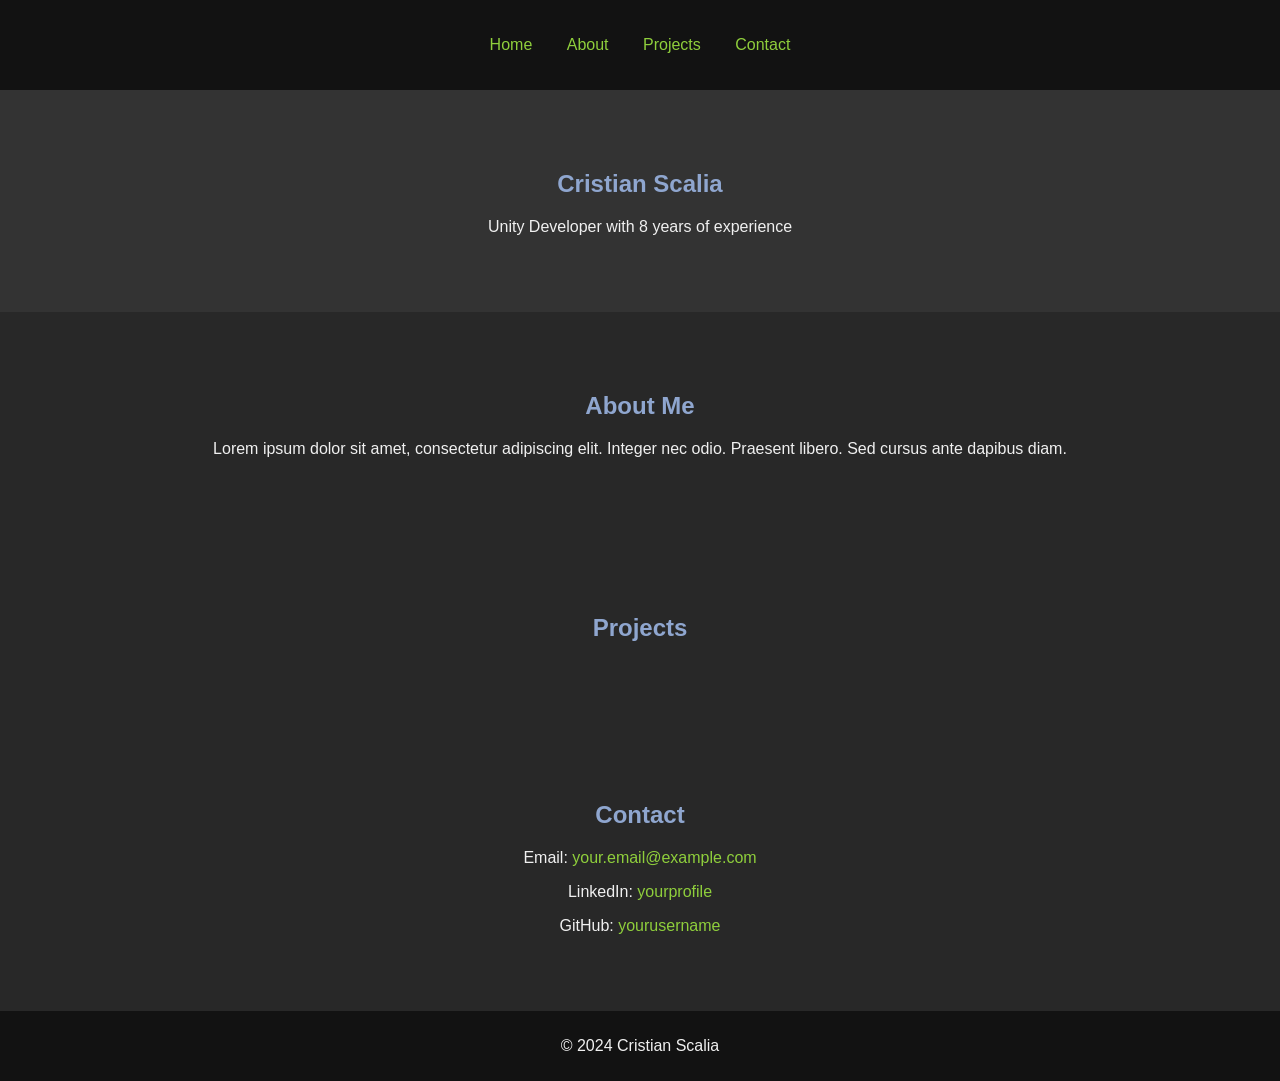
<file: Index.html>
<!DOCTYPE html>
<html lang="en">
<head>
    <meta charset="UTF-8">
    <meta name="viewport" content="width=device-width, initial-scale=1.0">
    <title>Cristian Scalia - Unity Developer</title>
    <link rel="stylesheet" href="styles.css">
</head>
<body>
    <header>
        <nav>
            <ul>
                <li><a href="#home">Home</a></li>
                <li><a href="#about">About</a></li>
                <li><a href="#projects">Projects</a></li>
                <li><a href="#contact">Contact</a></li>
            </ul>
        </nav>
    </header>

    <section id="home">
        <h1>Cristian Scalia</h1>
        <p>Unity Developer with 8 years of experience</p>
    </section>

    <section id="about">
        <h2>About Me</h2>
        <p>Lorem ipsum dolor sit amet, consectetur adipiscing elit. Integer nec odio. Praesent libero. Sed cursus ante dapibus diam.</p>
    </section>

    <section id="projects">
        <h2>Projects</h2>
        <!-- Add your project details here -->
    </section>

    <section id="contact">
        <h2>Contact</h2>
        <p>Email: <a href="mailto:your.email@example.com">your.email@example.com</a></p>
        <p>LinkedIn: <a href="https://www.linkedin.com/in/yourprofile">yourprofile</a></p>
        <p>GitHub: <a href="https://github.com/yourusername">yourusername</a></p>
    </section>

    <footer>
        <p>&copy; 2024 Cristian Scalia</p>
    </footer>
</body>
</html>
</file>
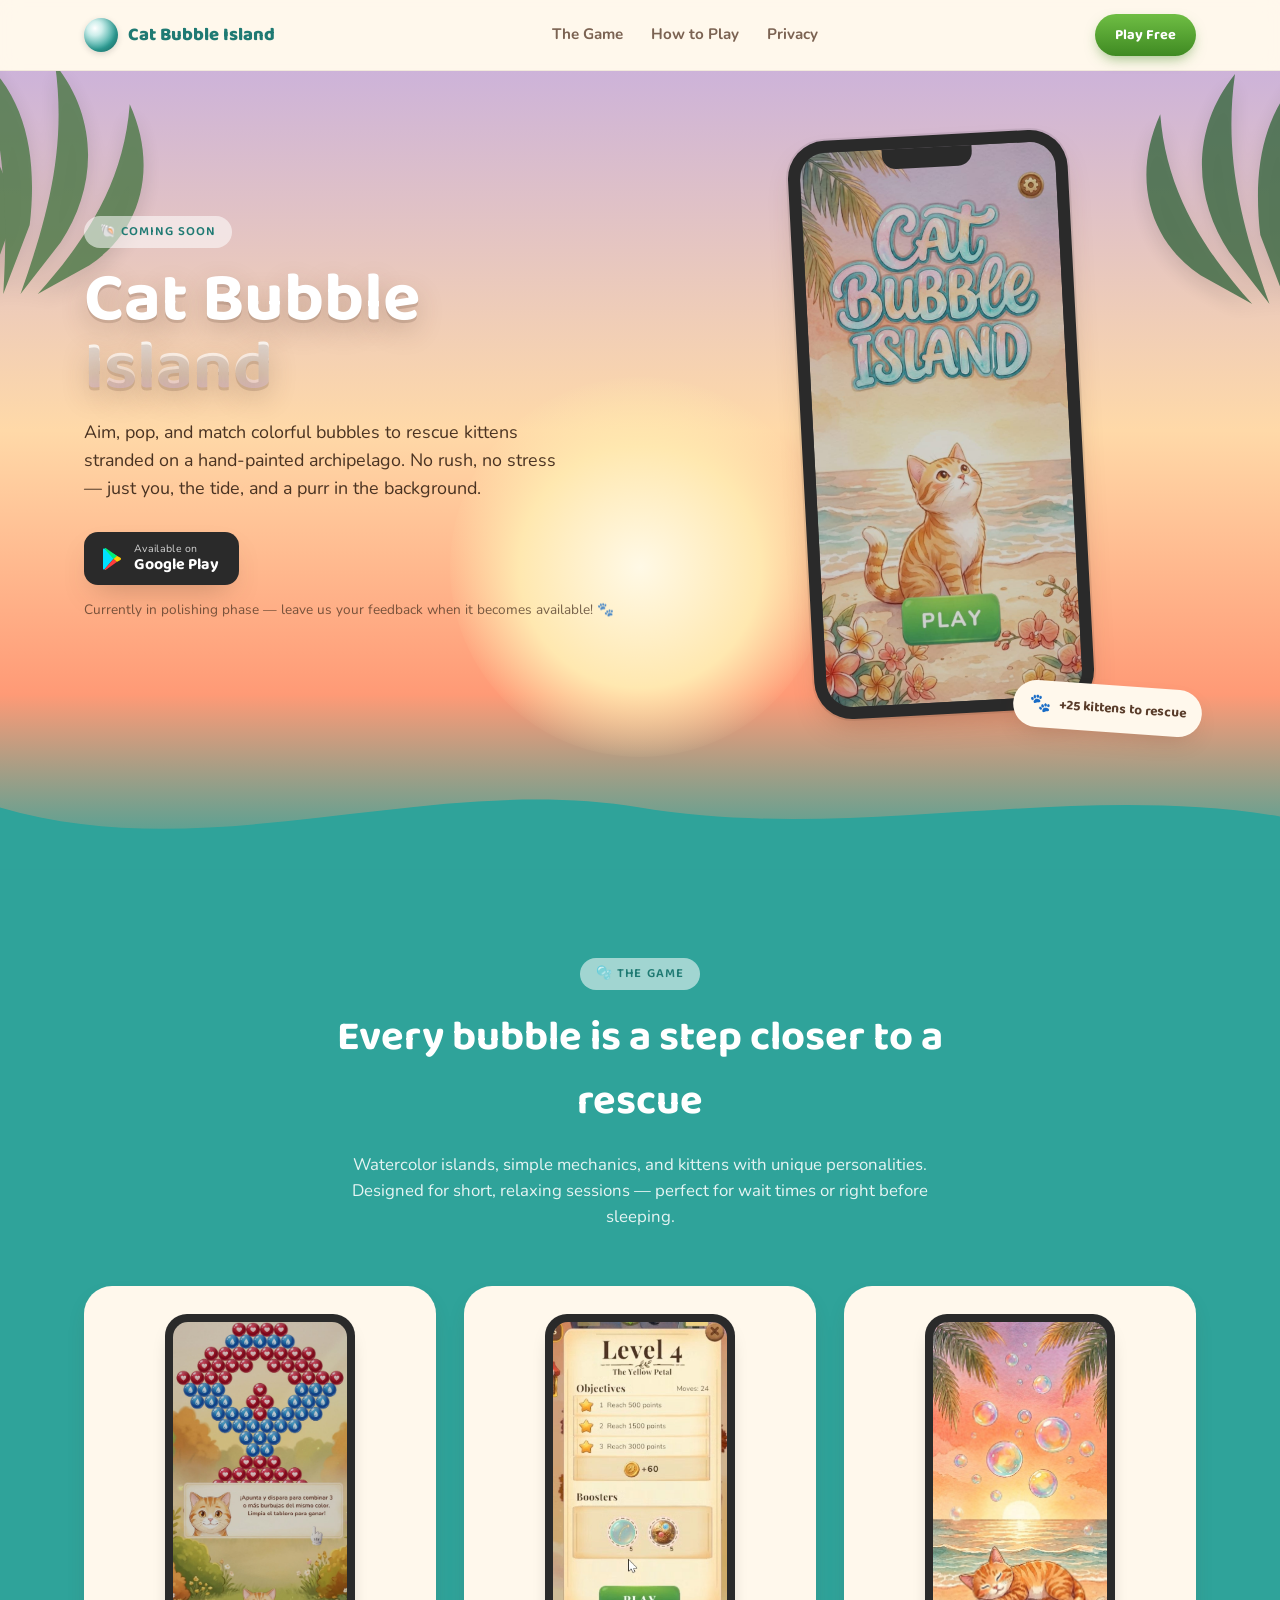
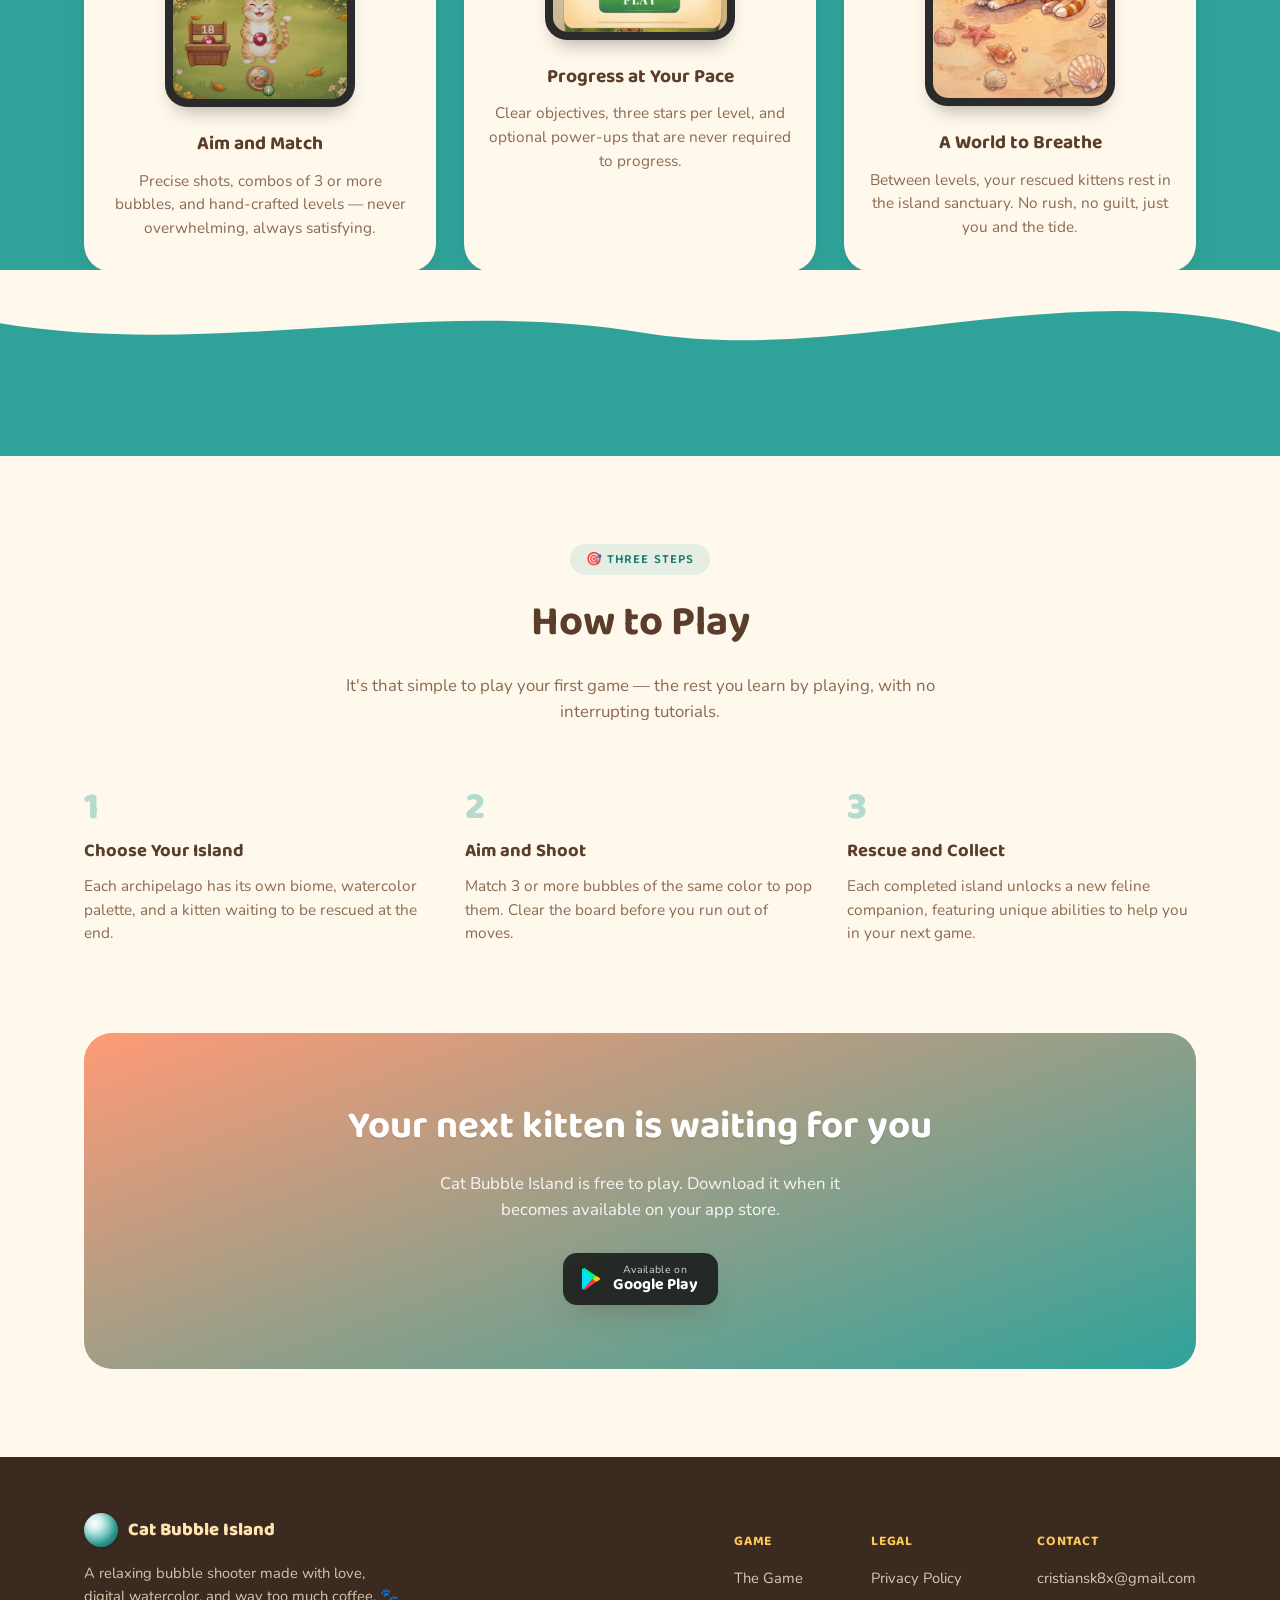
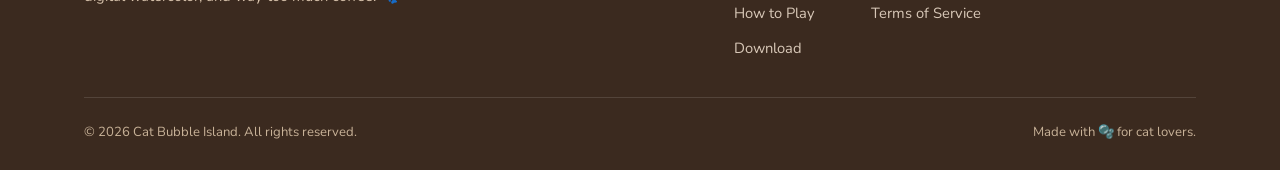
<file: index.html>
<!DOCTYPE html>
<html lang="en">
<head>
<meta charset="UTF-8">
<meta name="viewport" content="width=device-width, initial-scale=1.0">
<title>Cat Bubble Island — A relaxing archipelago of bubbles and kittens</title>
<meta name="description" content="Cat Bubble Island: a relaxing bubble shooter where you rescue kittens, explore watercolor islands, and collect feline companions. Free to play.">

<!-- Open Graph -->
<meta property="og:title" content="Cat Bubble Island">
<meta property="og:description" content="A relaxing bubble shooter where you rescue kittens and explore hand-painted islands.">
<meta property="og:image" content="assets/img/screenshot-splash.jpg">
<meta property="og:type" content="website">

<link rel="icon" href="data:image/svg+xml,<svg xmlns=%22http://www.w3.org/2000/svg%22 viewBox=%220 0 100 100%22><circle cx=%2250%22 cy=%2250%22 r=%2246%22 fill=%22%232fa39a%22/><text x=%2250%22 y=%2266%22 font-size=%2260%22 text-anchor=%22middle%22>🐱</text></svg>">

<link rel="preconnect" href="https://fonts.googleapis.com">
<link rel="preconnect" href="https://fonts.gstatic.com" crossorigin>
<link href="https://fonts.googleapis.com/css2?family=Baloo+2:wght@500;600;700;800&family=Nunito:wght@400;600;700;800;900&display=swap" rel="stylesheet">

<link rel="stylesheet" href="assets/css/style.css">
</head>
<body>

<a class="skip-link" href="#main" style="position:absolute;left:-9999px;">Skip to content</a>

<header class="site-nav">
  <div class="container">
    <a class="brand" href="#top">
      <span class="brand-mark" aria-hidden="true"></span>
      Cat Bubble Island
    </a>
    <nav aria-label="Main navigation">
      <ul class="nav-links">
        <li><a href="#juego">The Game</a></li>
        <li><a href="#como-jugar">How to Play</a></li>
        <li><a href="privacy.html">Privacy</a></li>
      </ul>
    </nav>
    <a class="nav-cta" href="#descargar">Play Free</a>
    <button class="nav-toggle" aria-label="Open menu" aria-expanded="false" id="navToggle">☰</button>
  </div>
</header>

<main id="main">

  <!-- ================= HERO ================= -->
  <section class="hero" id="top">
    <div class="hero-sun" aria-hidden="true"></div>

    <svg class="palm palm-left" viewBox="0 0 200 220" aria-hidden="true">
      <g fill="#4f7a4a" opacity="0.9">
        <path d="M40 220 C 30 150, 10 90, -20 40 C 30 60, 55 100, 65 150 Z"/>
        <path d="M55 220 C 60 140, 55 70, 30 10 C 75 45, 85 100, 78 160 Z"/>
        <path d="M70 220 C 95 150, 110 90, 100 20 C 140 70, 135 130, 105 175 Z"/>
        <path d="M85 220 C 130 170, 160 120, 165 55 C 190 110, 175 165, 130 195 Z"/>
      </g>
    </svg>
    <svg class="palm palm-right" viewBox="0 0 200 220" aria-hidden="true">
      <g fill="#3f6b45" opacity="0.9">
        <path d="M40 220 C 30 150, 10 90, -20 40 C 30 60, 55 100, 65 150 Z"/>
        <path d="M55 220 C 60 140, 55 70, 30 10 C 75 45, 85 100, 78 160 Z"/>
        <path d="M70 220 C 95 150, 110 90, 100 20 C 140 70, 135 130, 105 175 Z"/>
        <path d="M85 220 C 130 170, 160 120, 165 55 C 190 110, 175 165, 130 195 Z"/>
      </g>
    </svg>

    <div class="bubbles-field" id="bubblesField" aria-hidden="true"></div>

    <div class="container hero-inner">
      <div class="hero-copy">
        <span class="eyebrow">🐚 Coming Soon</span>
        <h1 class="hero-title">Cat Bubble<span>Island</span></h1>
        <p class="lede">Aim, pop, and match colorful bubbles to rescue kittens stranded on a hand-painted archipelago. No rush, no stress — just you, the tide, and a purr in the background.</p>

        <div class="store-badges" id="descargar">
          <a class="store-badge" href="#" aria-label="Download on Google Play (coming soon)">
            <svg viewBox="0 0 24 24" fill="none" xmlns="http://www.w3.org/2000/svg"><path d="M3 2.5C3 1.9 3.4 1.5 4 1.5C4.2 1.5 4.4 1.6 4.6 1.7L16.8 8.7L13.4 12L4.6 22.3C4.4 22.4 4.2 22.5 4 22.5C3.4 22.5 3 22.1 3 21.5V2.5Z" fill="#00E1FF"/><path d="M13.4 12L16.8 8.7L20.4 10.8C21.2 11.3 21.2 12.5 20.4 13L16.8 15.1L13.4 12Z" fill="#FFCC00"/><path d="M4.6 22.3L13.4 12L16.8 15.1L5.6 22.9C5.2 23.1 4.8 23 4.6 22.3Z" fill="#FF3D3D"/><path d="M4.6 1.7L13.4 12L16.8 8.7L5.6 1.1C5.2 0.9 4.8 1 4.6 1.7Z" fill="#00F076"/></svg>
            <span class="store-text"><small>Available on</small><strong>Google Play</strong></span>
          </a>
        </div>
        <p class="badge-note">Currently in polishing phase — leave us your feedback when it becomes available! 🐾</p>
      </div>

      <div class="hero-art">
        <div class="phone">
          <div class="phone-notch" aria-hidden="true"></div>
          <img src="assets/img/screenshot-splash.jpg" alt="Cat Bubble Island splash screen, showing a tabby cat on a beach at sunset">
        </div>
        <div class="hero-cat-badge"><span class="paw">🐾</span> +25 kittens to rescue</div>
      </div>
    </div>

    <div class="wave" aria-hidden="true">
      <svg viewBox="0 0 1440 110" preserveAspectRatio="none"><path d="M0,40 C 240,110 480,0 720,40 C 960,80 1200,10 1440,50 L1440,110 L0,110 Z" fill="#2fa39a"></path></svg>
    </div>
  </section>

  <!-- ================= FEATURES ================= -->
  <section class="section features" id="juego">
    <div class="container">
      <div class="section-head">
        <span class="eyebrow" style="background:rgba(255,255,255,0.55);">🫧 The Game</span>
        <h2 style="color:#fff;">Every bubble is a step closer to a rescue</h2>
        <p style="color:rgba(255,255,255,0.88);">Watercolor islands, simple mechanics, and kittens with unique personalities. Designed for short, relaxing sessions — perfect for wait times or right before sleeping.</p>
      </div>

      <div class="feature-grid">
        <article class="feature-card">
          <div class="phone-frame"><img src="assets/img/screenshot-gameplay.jpg" alt="Gameplay screenshot: red and blue bubble board with a guide cat on screen"></div>
          <h3>Aim and Match</h3>
          <p>Precise shots, combos of 3 or more bubbles, and hand-crafted levels — never overwhelming, always satisfying.</p>
        </article>

        <article class="feature-card">
          <div class="phone-frame"><img src="assets/img/screenshot-level.jpg" alt="Level screenshot showing objectives, stars, and power-ups"></div>
          <h3>Progress at Your Pace</h3>
          <p>Clear objectives, three stars per level, and optional power-ups that are never required to progress.</p>
        </article>

        <article class="feature-card">
          <div class="phone-frame"><img src="assets/img/screenshot-beach.jpg" alt="Illustration of a cat sleeping on the beach surrounded by iridescent bubbles at sunset"></div>
          <h3>A World to Breathe</h3>
          <p>Between levels, your rescued kittens rest in the island sanctuary. No rush, no guilt, just you and the tide.</p>
        </article>
      </div>
    </div>

    <div class="wave" aria-hidden="true" style="transform: rotate(180deg);">
      <svg viewBox="0 0 1440 110" preserveAspectRatio="none"><path d="M0,40 C 240,110 480,0 720,40 C 960,80 1200,10 1440,50 L1440,110 L0,110 Z" fill="#fff8ec"></path></svg>
    </div>
  </section>

  <!-- ================= HOW TO PLAY ================= -->
  <section class="section howto" id="como-jugar">
    <div class="container">
      <div class="section-head">
        <span class="eyebrow">🎯 Three Steps</span>
        <h2>How to Play</h2>
        <p>It's that simple to play your first game — the rest you learn by playing, with no interrupting tutorials.</p>
      </div>

      <div class="steps">
        <div class="step">
          <div class="step-number">1</div>
          <h3>Choose Your Island</h3>
          <p>Each archipelago has its own biome, watercolor palette, and a kitten waiting to be rescued at the end.</p>
        </div>
        <div class="step">
          <div class="step-number">2</div>
          <h3>Aim and Shoot</h3>
          <p>Match 3 or more bubbles of the same color to pop them. Clear the board before you run out of moves.</p>
        </div>
        <div class="step">
          <div class="step-number">3</div>
          <h3>Rescue and Collect</h3>
          <p>Each completed island unlocks a new feline companion, featuring unique abilities to help you in your next game.</p>
        </div>
      </div>
    </div>
  </section>

  <!-- ================= CTA ================= -->
  <section class="section" style="padding-top:0;">
    <div class="cta-band">
      <h2>Your next kitten is waiting for you</h2>
      <p>Cat Bubble Island is free to play. Download it when it becomes available on your app store.</p>
      <div class="store-badges">
        <a class="store-badge" href="#">
          <svg viewBox="0 0 24 24" fill="none" xmlns="http://www.w3.org/2000/svg"><path d="M3 2.5C3 1.9 3.4 1.5 4 1.5C4.2 1.5 4.4 1.6 4.6 1.7L16.8 8.7L13.4 12L4.6 22.3C4.4 22.4 4.2 22.5 4 22.5C3.4 22.5 3 22.1 3 21.5V2.5Z" fill="#00E1FF"/><path d="M13.4 12L16.8 8.7L20.4 10.8C21.2 11.3 21.2 12.5 20.4 13L16.8 15.1L13.4 12Z" fill="#FFCC00"/><path d="M4.6 22.3L13.4 12L16.8 15.1L5.6 22.9C5.2 23.1 4.8 23 4.6 22.3Z" fill="#FF3D3D"/><path d="M4.6 1.7L13.4 12L16.8 8.7L5.6 1.1C5.2 0.9 4.8 1 4.6 1.7Z" fill="#00F076"/></svg>
          <span class="store-text"><small>Available on</small><strong>Google Play</strong></span>
        </a>
      </div>
    </div>
  </section>

</main>

<footer class="site-footer">
  <div class="container">
    <div class="footer-top">
      <div class="footer-brand">
        <a class="brand" href="#top">
          <span class="brand-mark" aria-hidden="true"></span>
          Cat Bubble Island
        </a>
        <p>A relaxing bubble shooter made with love, digital watercolor, and way too much coffee. 🐾</p>
      </div>
      <div class="footer-links">
        <div class="footer-col">
          <h4>Game</h4>
          <ul>
            <li><a href="#juego">The Game</a></li>
            <li><a href="#como-jugar">How to Play</a></li>
            <li><a href="#descargar">Download</a></li>
          </ul>
        </div>
        <div class="footer-col">
          <h4>Legal</h4>
          <ul>
            <li><a href="privacy.html">Privacy Policy</a></li>
            <li><a href="terms.html">Terms of Service</a></li>
          </ul>
        </div>
        <div class="footer-col">
          <h4>Contact</h4>
          <ul>
            <li><a href="mailto:cristiansk8x@gmail.com">cristiansk8x@gmail.com</a></li>
          </ul>
        </div>
      </div>
    </div>
    <div class="footer-bottom">
      <span>&copy; <span id="year"></span> Cat Bubble Island. All rights reserved.</span>
      <span>Made with 🫧 for cat lovers.</span>
    </div>
  </div>
</footer>

<script src="assets/js/main.js"></script>
</body>
</html>
</file>
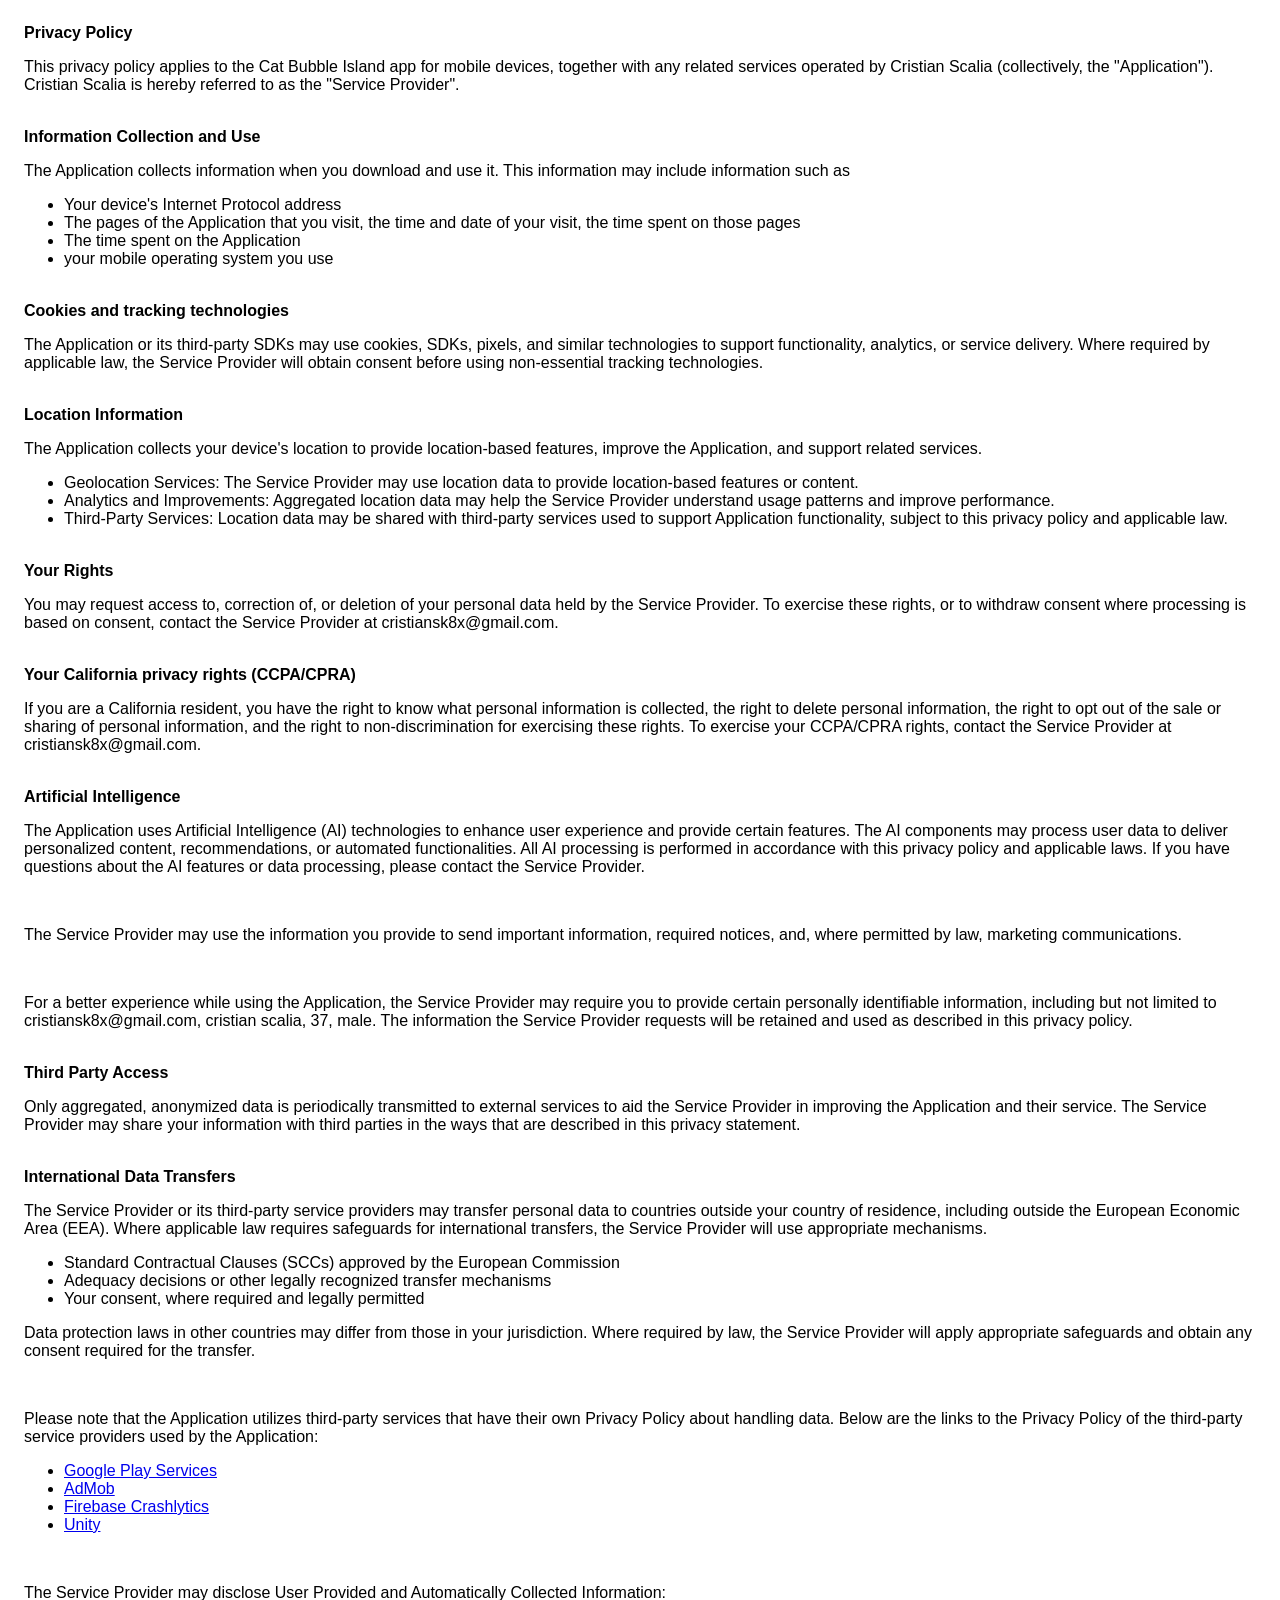
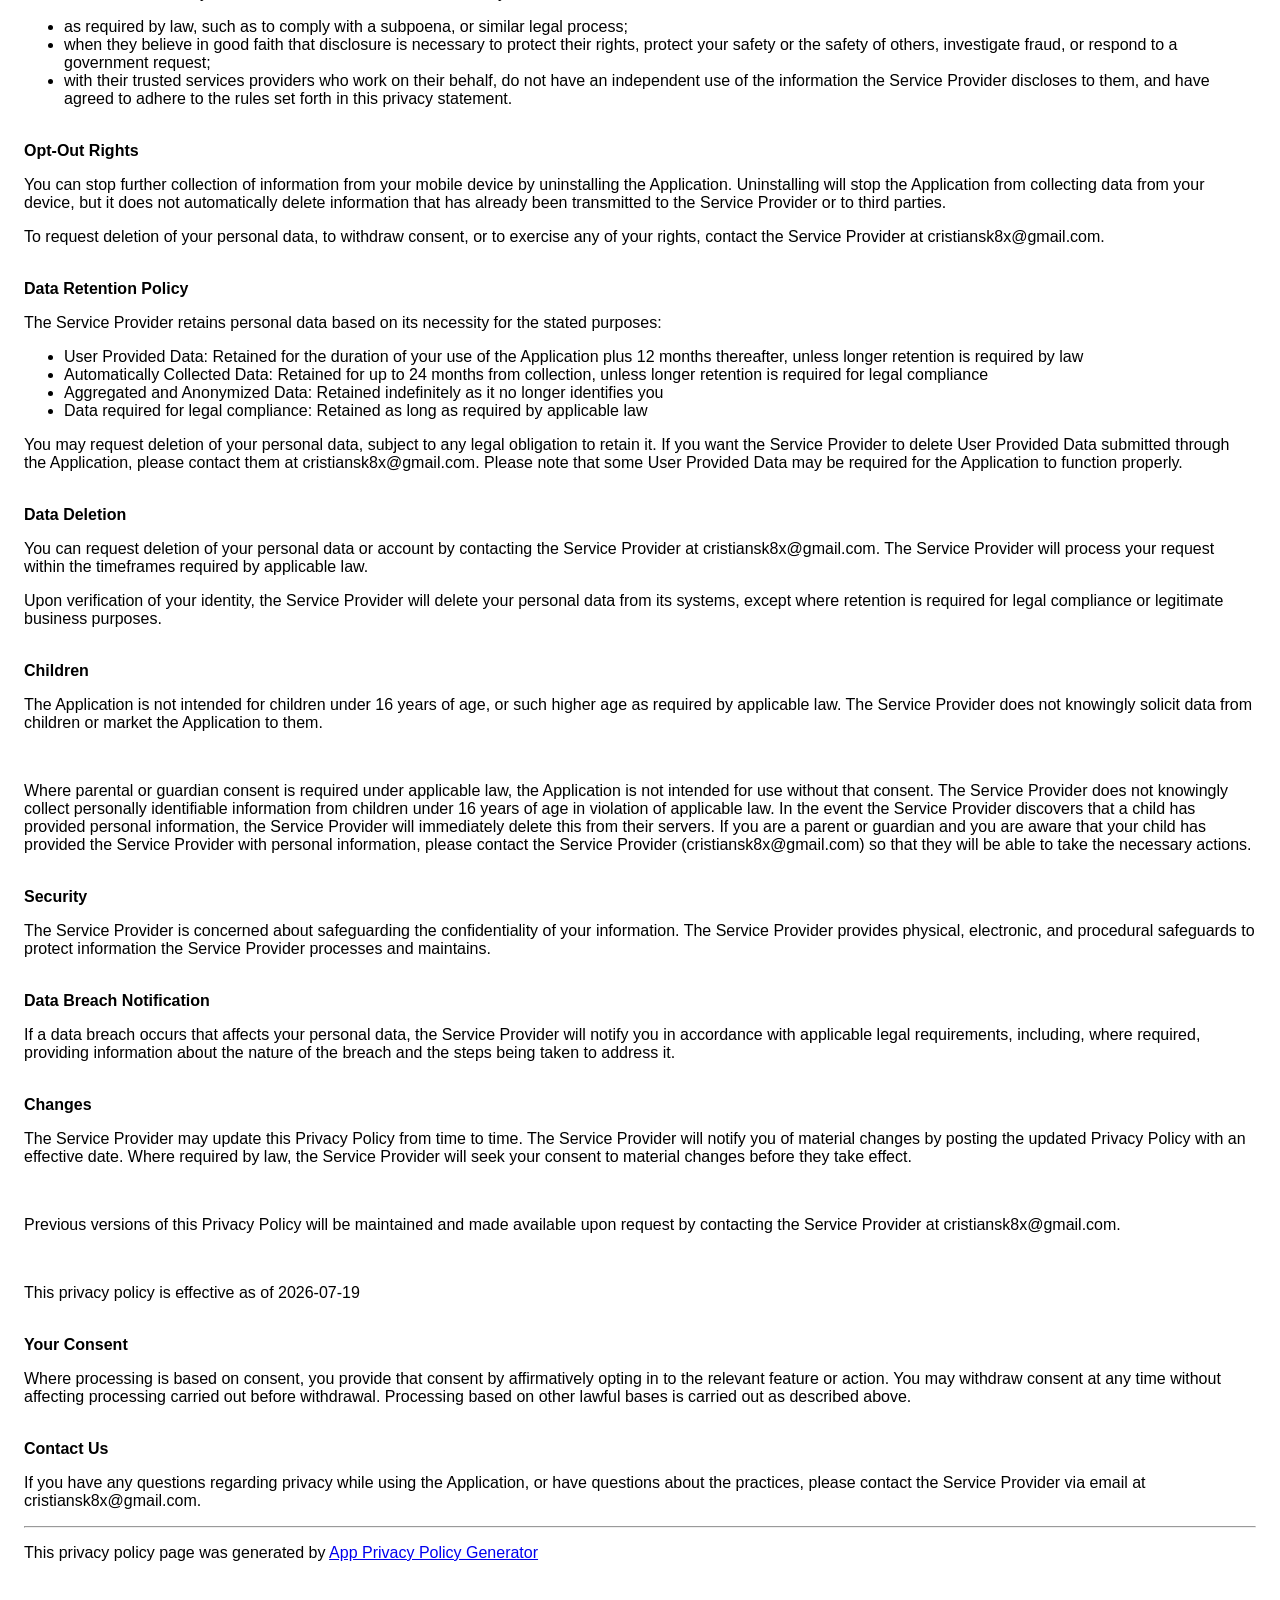
<file: privacy.html>
<!DOCTYPE html>
    <html>
    <head>
      <meta charset='utf-8'>
      <meta name='viewport' content='width=device-width'>
      <title>Privacy Policy</title>
      <style> body { font-family: 'Helvetica Neue', Helvetica, Arial, sans-serif; padding:1em; } </style>
    </head>
    <body>
    <strong>Privacy Policy</strong><p>This privacy policy applies to the Cat Bubble Island app for mobile devices, together with any related services operated by Cristian Scalia (collectively, the "Application"). Cristian Scalia is hereby referred to as the "Service Provider".</p><br><strong>Information Collection and Use</strong><p>The Application collects information when you download and use it. This information may include information such as</p><ul><li>Your device's Internet Protocol address</li><li>The pages of the Application that you visit, the time and date of your visit, the time spent on those pages</li><li>The time spent on the Application</li><li>your mobile operating system you use</li></ul><p></p><br><strong>Cookies and tracking technologies</strong><p>The Application or its third-party SDKs may use cookies, SDKs, pixels, and similar technologies to support functionality, analytics, or service delivery. Where required by applicable law, the Service Provider will obtain consent before using non-essential tracking technologies.</p><div><br><strong>Location Information</strong><p>The Application collects your device's location to provide location-based features, improve the Application, and support related services.</p><ul><li>Geolocation Services: The Service Provider may use location data to provide location-based features or content.</li><li>Analytics and Improvements: Aggregated location data may help the Service Provider understand usage patterns and improve performance.</li><li>Third-Party Services: Location data may be shared with third-party services used to support Application functionality, subject to this privacy policy and applicable law.</li></ul></div><br><strong>Your Rights</strong><p>You may request access to, correction of, or deletion of your personal data held by the Service Provider. To exercise these rights, or to withdraw consent where processing is based on consent, contact the Service Provider at cristiansk8x@gmail.com.</p><br><strong>Your California privacy rights (CCPA/CPRA)</strong><p>If you are a California resident, you have the right to know what personal information is collected, the right to delete personal information, the right to opt out of the sale or sharing of personal information, and the right to non-discrimination for exercising these rights. To exercise your CCPA/CPRA rights, contact the Service Provider at cristiansk8x@gmail.com.</p><div><br><strong>Artificial Intelligence</strong><p>The Application uses Artificial Intelligence (AI) technologies to enhance user experience and provide certain features. The AI components may process user data to deliver personalized content, recommendations, or automated functionalities. All AI processing is performed in accordance with this privacy policy and applicable laws. If you have questions about the AI features or data processing, please contact the Service Provider.</p><br></div><p>The Service Provider may use the information you provide to send important information, required notices, and, where permitted by law, marketing communications.</p><br><p>For a better experience while using the Application, the Service Provider may require you to provide certain personally identifiable information, including but not limited to cristiansk8x@gmail.com, cristian scalia,  37, male. The information the Service Provider requests will be retained and used as described in this privacy policy.</p><br><strong>Third Party Access</strong><p>Only aggregated, anonymized data is periodically transmitted to external services to aid the Service Provider in improving the Application and their service. The Service Provider may share your information with third parties in the ways that are described in this privacy statement.</p><br><strong>International Data Transfers</strong><p>The Service Provider or its third-party service providers may transfer personal data to countries outside your country of residence, including outside the European Economic Area (EEA). Where applicable law requires safeguards for international transfers, the Service Provider will use appropriate mechanisms.</p><ul><li>Standard Contractual Clauses (SCCs) approved by the European Commission</li><li>Adequacy decisions or other legally recognized transfer mechanisms</li><li>Your consent, where required and legally permitted</li></ul><p>Data protection laws in other countries may differ from those in your jurisdiction. Where required by law, the Service Provider will apply appropriate safeguards and obtain any consent required for the transfer.</p><div><br><p>Please note that the Application utilizes third-party services that have their own Privacy Policy about handling data. Below are the links to the Privacy Policy of the third-party service providers used by the Application:</p><ul><li><a href="https://www.google.com/policies/privacy/" target="_blank" rel="noopener noreferrer">Google Play Services</a></li><li><a href="https://policies.google.com/technologies/partner-sites" target="_blank" rel="noopener noreferrer">AdMob</a></li><li><a href="https://firebase.google.com/support/privacy/" target="_blank" rel="noopener noreferrer">Firebase Crashlytics</a></li><li><a href="https://unity3d.com/legal/privacy-policy" target="_blank" rel="noopener noreferrer">Unity</a></li></ul></div><br><p>The Service Provider may disclose User Provided and Automatically Collected Information:</p><ul><li>as required by law, such as to comply with a subpoena, or similar legal process;</li><li>when they believe in good faith that disclosure is necessary to protect their rights, protect your safety or the safety of others, investigate fraud, or respond to a government request;</li><li>with their trusted services providers who work on their behalf, do not have an independent use of the information the Service Provider discloses to them, and have agreed to adhere to the rules set forth in this privacy statement.</li></ul><p></p><br><strong>Opt-Out Rights</strong><div><p>You can stop further collection of information from your mobile device by uninstalling the Application. Uninstalling will stop the Application from collecting data from your device, but it does not automatically delete information that has already been transmitted to the Service Provider or to third parties.</p></div><!----><p>To request deletion of your personal data, to withdraw consent, or to exercise any of your rights, contact the Service Provider at cristiansk8x@gmail.com.</p><br><strong>Data Retention Policy</strong><p>The Service Provider retains personal data based on its necessity for the stated purposes:</p><ul><li>User Provided Data: Retained for the duration of your use of the Application plus 12 months thereafter, unless longer retention is required by law</li><li>Automatically Collected Data: Retained for up to 24 months from collection, unless longer retention is required for legal compliance</li><li>Aggregated and Anonymized Data: Retained indefinitely as it no longer identifies you</li><li>Data required for legal compliance: Retained as long as required by applicable law</li></ul><p>You may request deletion of your personal data, subject to any legal obligation to retain it. If you want the Service Provider to delete User Provided Data submitted through the Application, please contact them at cristiansk8x@gmail.com. Please note that some User Provided Data may be required for the Application to function properly.</p><div><br><strong>Data Deletion</strong><p>You can request deletion of your personal data or account by contacting the Service Provider at cristiansk8x@gmail.com. The Service Provider will process your request within the timeframes required by applicable law.</p><p>Upon verification of your identity, the Service Provider will delete your personal data from its systems, except where retention is required for legal compliance or legitimate business purposes.</p></div><br><strong>Children</strong><p>The Application is not intended for children under 16 years of age, or such higher age as required by applicable law. The Service Provider does not knowingly solicit data from children or market the Application to them.</p><div><br><p>Where parental or guardian consent is required under applicable law, the Application is not intended for use without that consent. The Service Provider does not knowingly collect personally identifiable information from children under 16 years of age in violation of applicable law. In the event the Service Provider discovers that a child has provided personal information, the Service Provider will immediately delete this from their servers. If you are a parent or guardian and you are aware that your child has provided the Service Provider with personal information, please contact the Service Provider (cristiansk8x@gmail.com) so that they will be able to take the necessary actions.</p></div><br><strong>Security</strong><p>The Service Provider is concerned about safeguarding the confidentiality of your information. The Service Provider provides physical, electronic, and procedural safeguards to protect information the Service Provider processes and maintains.</p><br><strong>Data Breach Notification</strong><p>If a data breach occurs that affects your personal data, the Service Provider will notify you in accordance with applicable legal requirements, including, where required, providing information about the nature of the breach and the steps being taken to address it.</p><br><strong>Changes</strong><p>The Service Provider may update this Privacy Policy from time to time. The Service Provider will notify you of material changes by posting the updated Privacy Policy with an effective date. Where required by law, the Service Provider will seek your consent to material changes before they take effect.</p><br><p>Previous versions of this Privacy Policy will be maintained and made available upon request by contacting the Service Provider at cristiansk8x@gmail.com.</p><br><p>This privacy policy is effective as of 2026-07-19</p><br><strong>Your Consent</strong><p>Where processing is based on consent, you provide that consent by affirmatively opting in to the relevant feature or action. You may withdraw consent at any time without affecting processing carried out before withdrawal. Processing based on other lawful bases is carried out as described above.</p><br><strong>Contact Us</strong><p>If you have any questions regarding privacy while using the Application, or have questions about the practices, please contact the Service Provider via email at cristiansk8x@gmail.com.</p><hr><p><span>This privacy policy page was generated by </span><a href="https://app-privacy-policy-generator.nisrulz.com/" target="_blank" rel="noopener noreferrer">App Privacy Policy Generator</a></p>
    </body>
    </html>
</file>
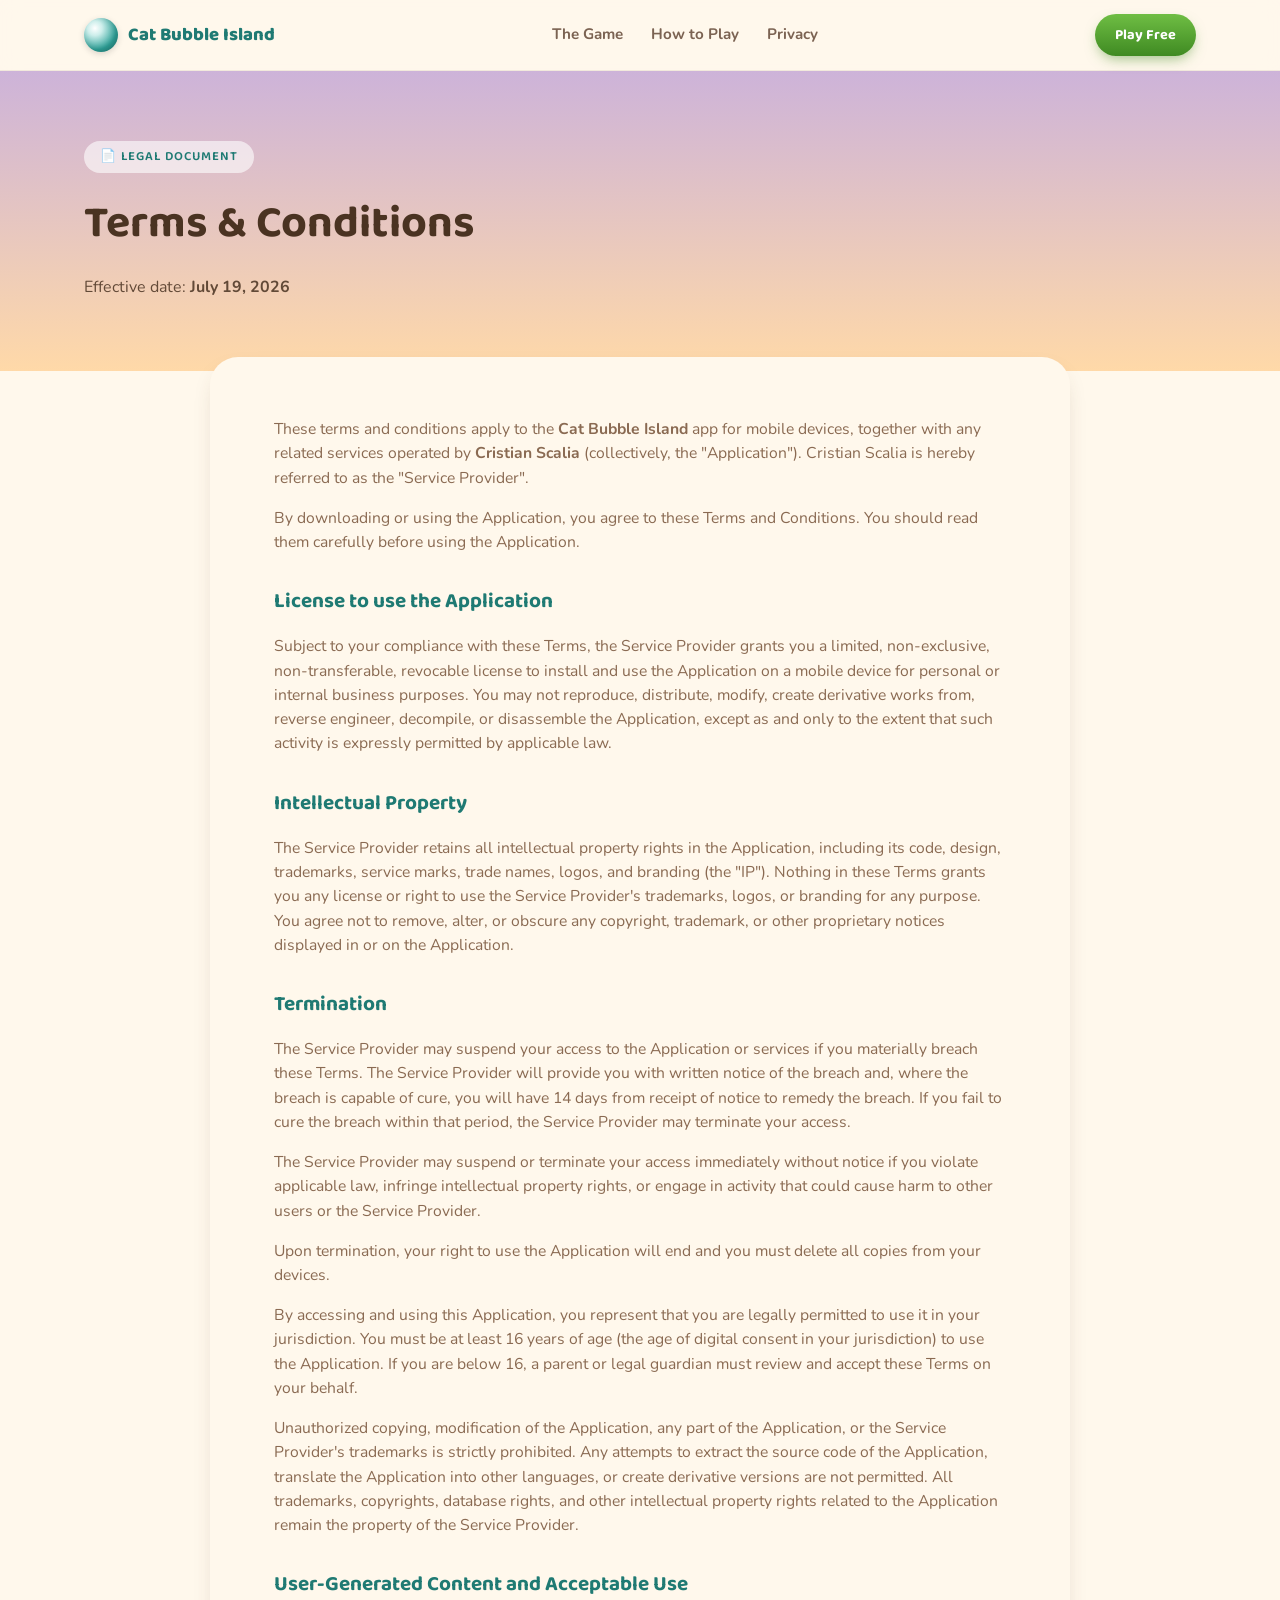
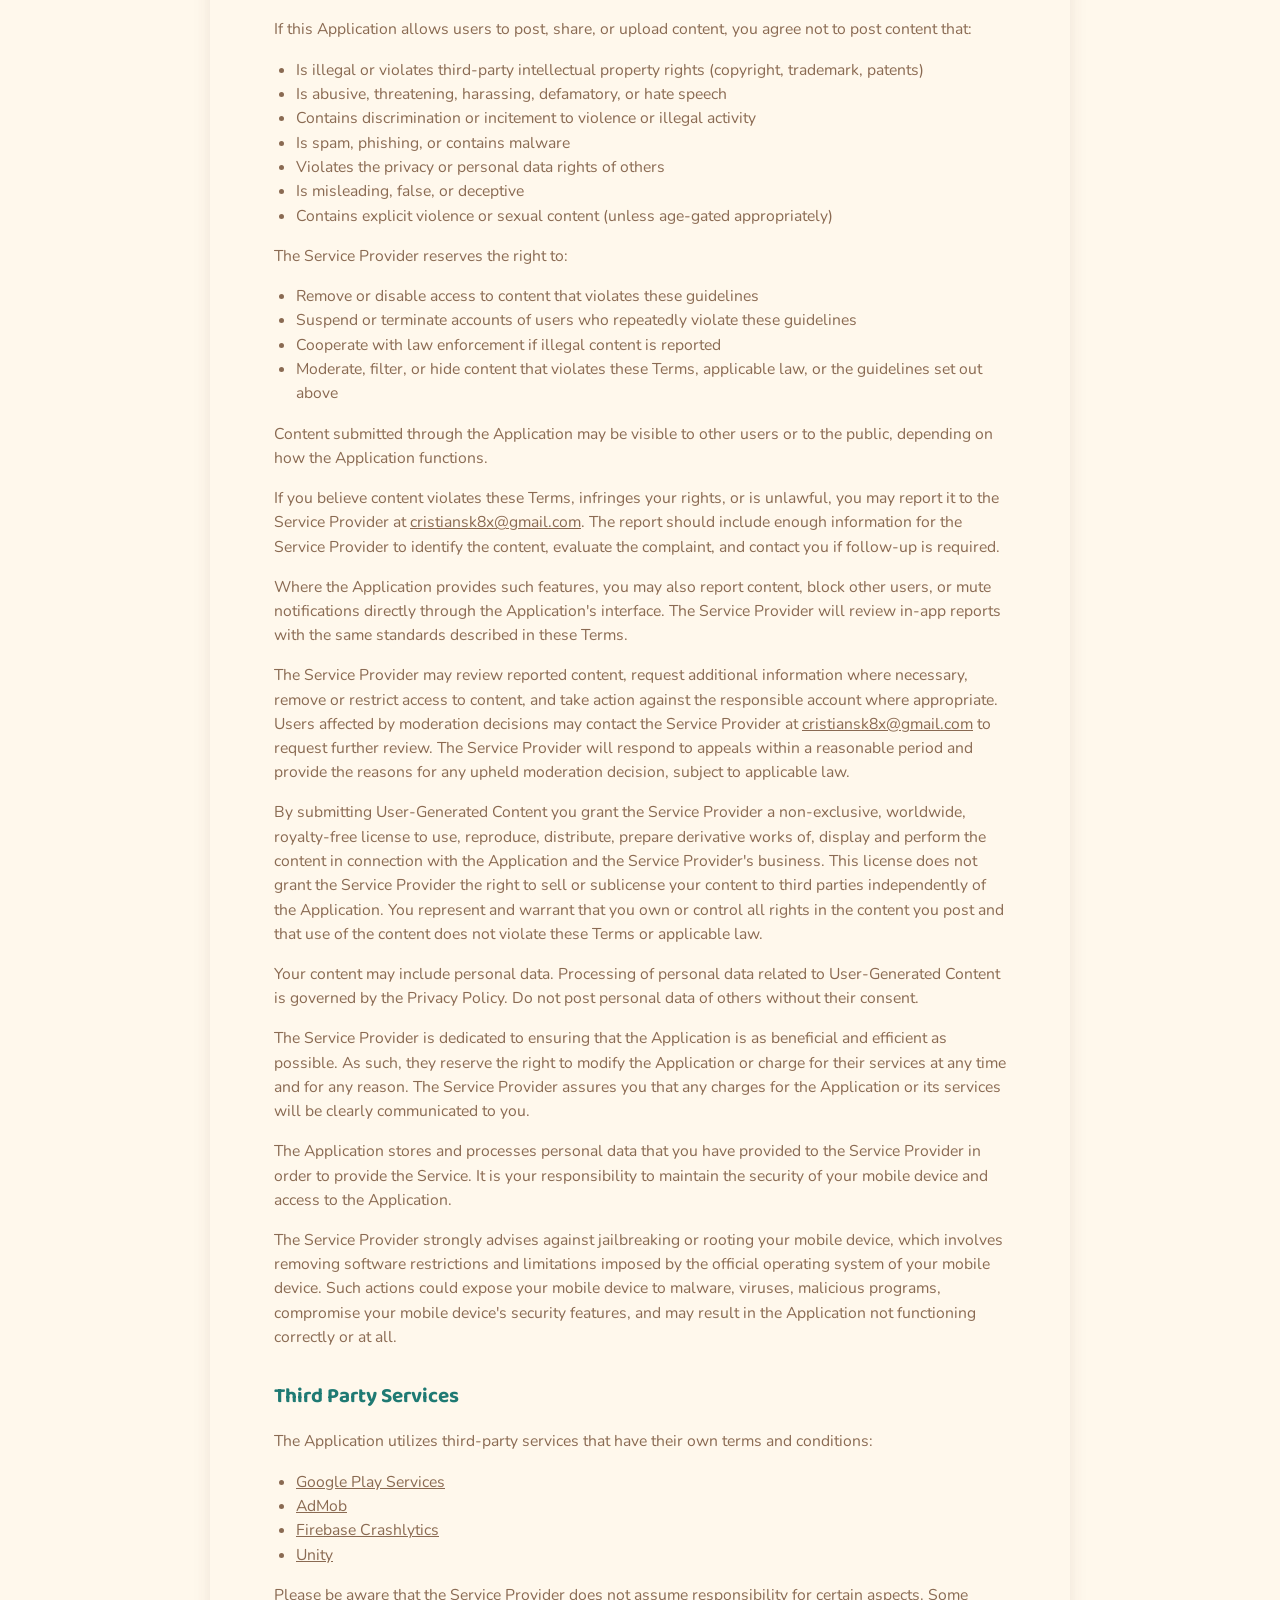
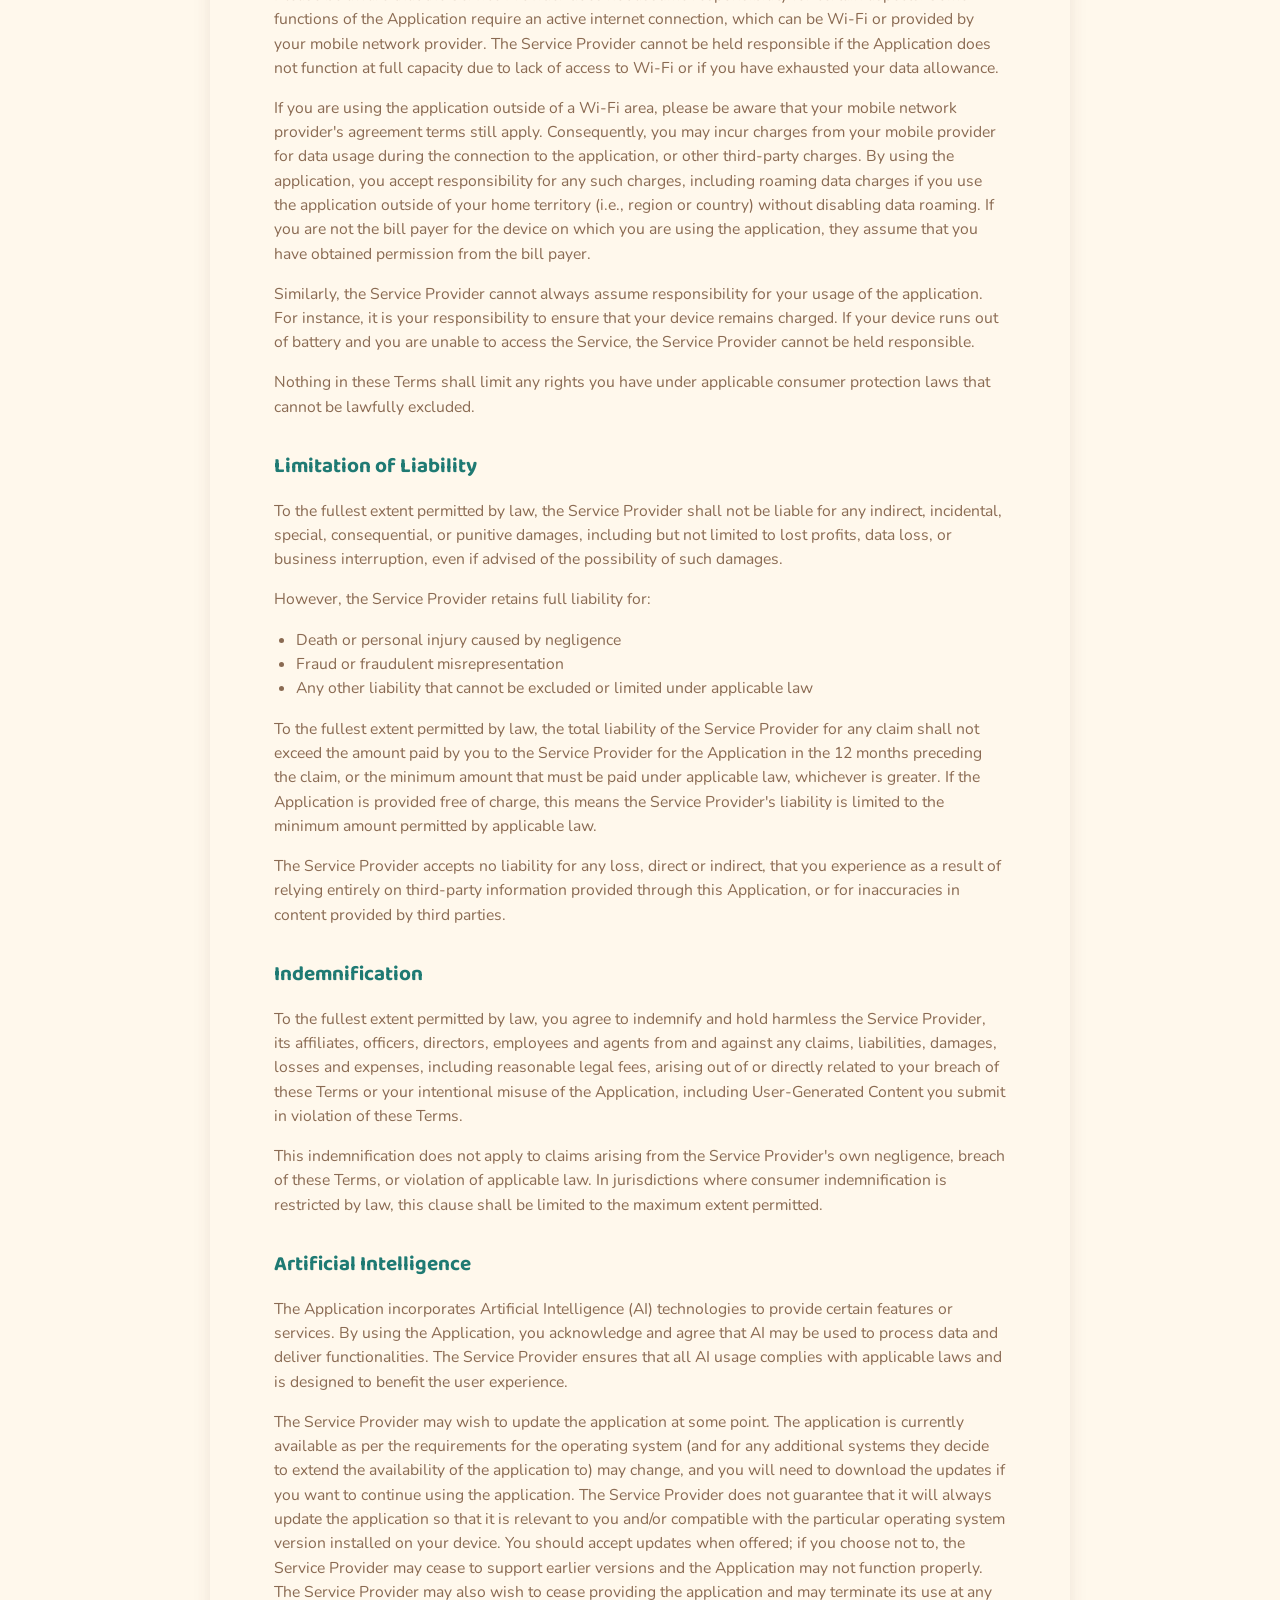
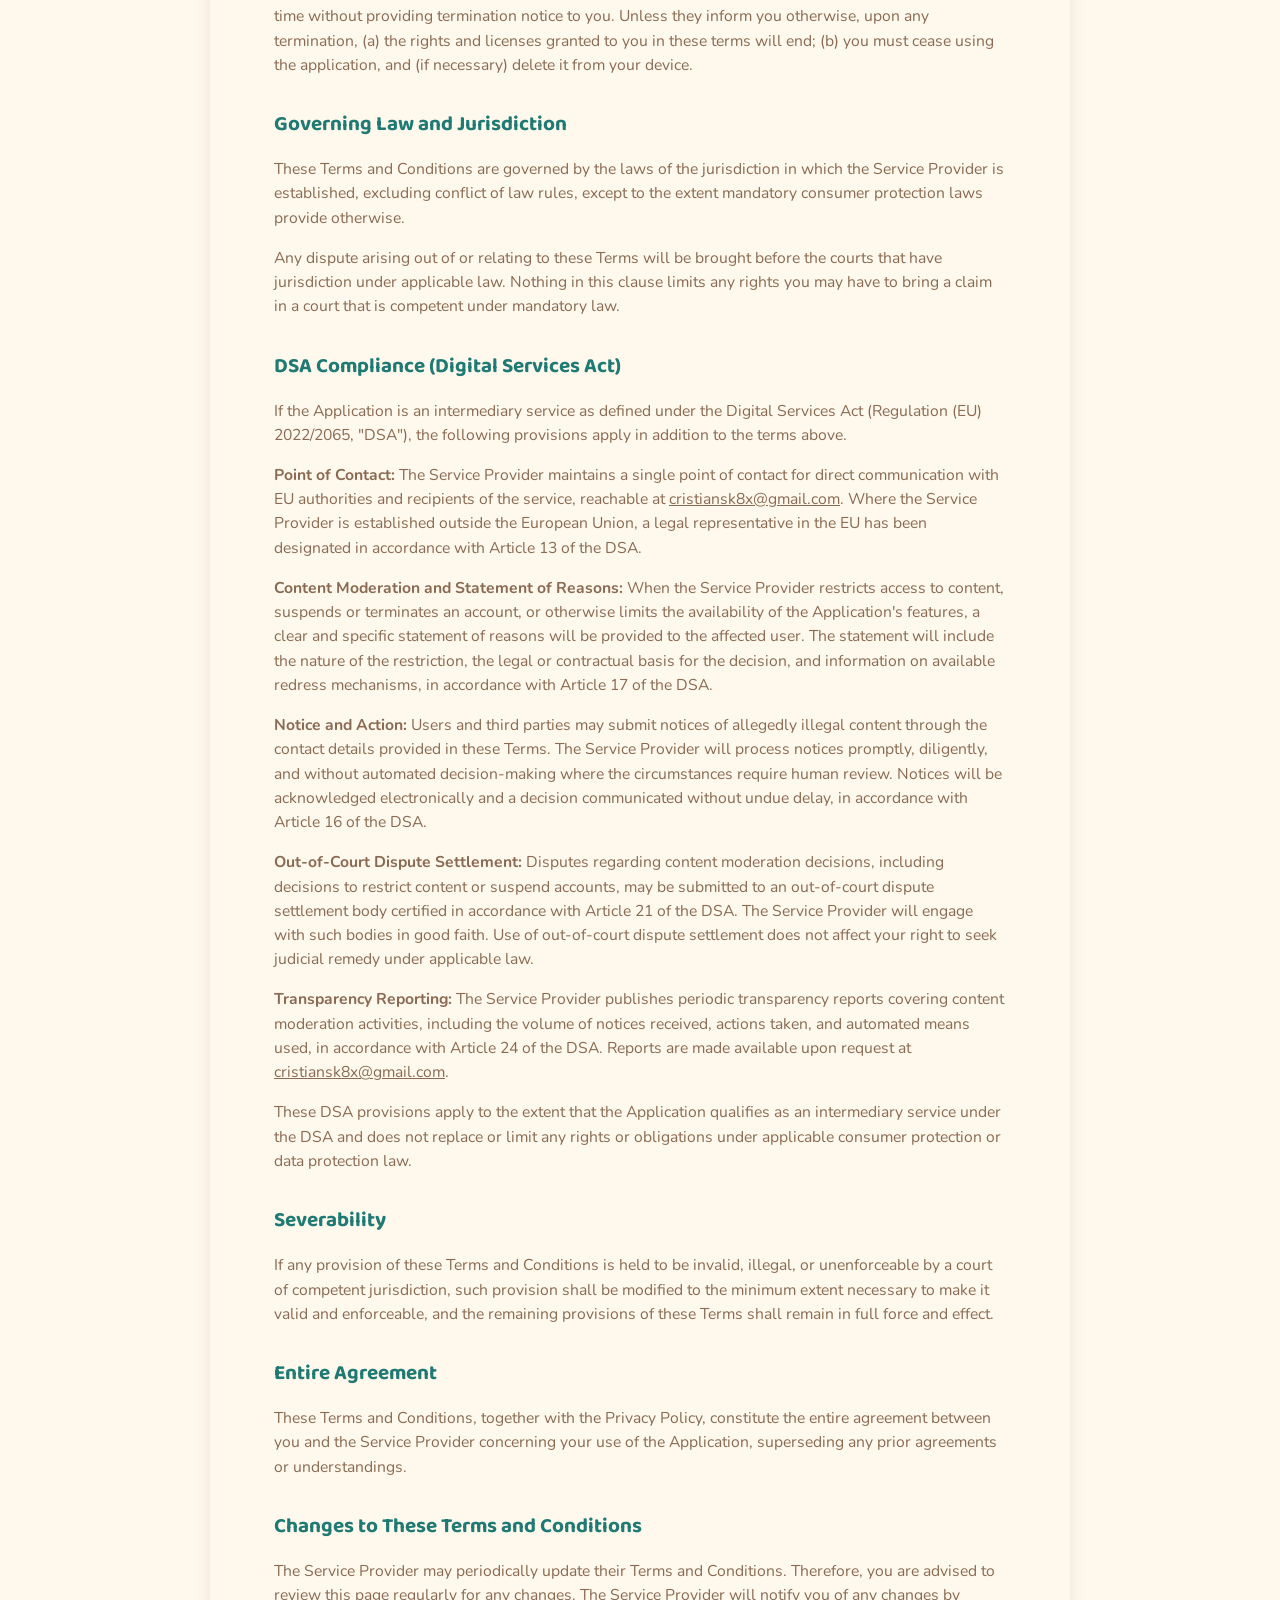
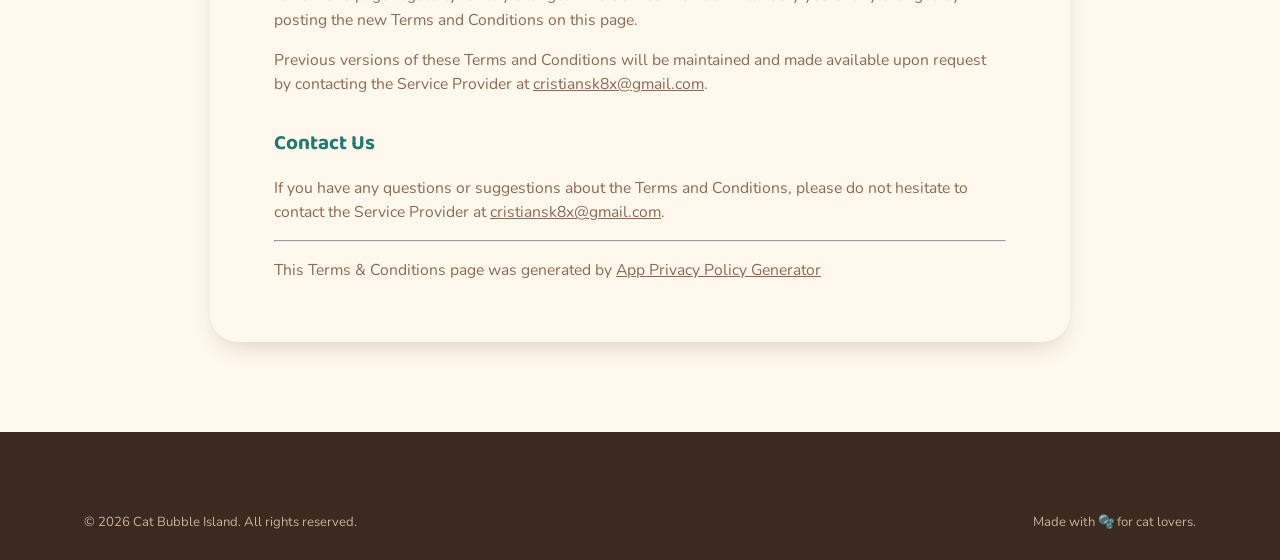
<file: terms.html>
<!DOCTYPE html>
<html lang="en">
<head>
<meta charset="UTF-8">
<meta name="viewport" content="width=device-width, initial-scale=1.0">
<title>Terms & Conditions — Cat Bubble Island</title>
<meta name="description" content="Terms & Conditions for Cat Bubble Island mobile application.">
<link rel="icon" href="data:image/svg+xml,<svg xmlns=%22http://www.w3.org/2000/svg%22 viewBox=%220 0 100 100%22><circle cx=%2250%22 cy=%2250%22 r=%2246%22 fill=%22%232fa39a%22/><text x=%2250%22 y=%2266%22 font-size=%2260%22 text-anchor=%22middle%22>🐱</text></svg>">

<link rel="preconnect" href="https://fonts.googleapis.com">
<link rel="preconnect" href="https://fonts.gstatic.com" crossorigin>
<link href="https://fonts.googleapis.com/css2?family=Baloo+2:wght@500;600;700;800&family=Nunito:wght@400;600;700;800;900&display=swap" rel="stylesheet">
<link rel="stylesheet" href="assets/css/style.css">
</head>
<body>

<header class="site-nav">
  <div class="container">
    <a class="brand" href="index.html">
      <span class="brand-mark" aria-hidden="true"></span>
      Cat Bubble Island
    </a>
    <nav aria-label="Main navigation">
      <ul class="nav-links">
        <li><a href="index.html#juego">The Game</a></li>
        <li><a href="index.html#como-jugar">How to Play</a></li>
        <li><a href="privacy.html">Privacy</a></li>
      </ul>
    </nav>
    <a class="nav-cta" href="index.html#descargar">Play Free</a>
    <button class="nav-toggle" aria-label="Open menu" aria-expanded="false" id="navToggle">☰</button>
  </div>
</header>

<main id="main">
  <section class="legal-hero">
    <div class="container">
      <span class="eyebrow">📄 Legal Document</span>
      <h1>Terms & Conditions</h1>
      <p>Effective date: <strong>July 19, 2026</strong></p>
    </div>
  </section>

  <section class="legal-body">
    <div class="container">
      <div class="legal-card">

        <p>
          These terms and conditions apply to the <strong>Cat Bubble Island</strong> app for mobile devices, together with any related services operated by <strong>Cristian Scalia</strong> (collectively, the "Application"). Cristian Scalia is hereby referred to as the "Service Provider".
        </p>
        <p>
          By downloading or using the Application, you agree to these Terms and Conditions. You should read them carefully before using the Application.
        </p>

        <h2>License to use the Application</h2>
        <p>
          Subject to your compliance with these Terms, the Service Provider grants you a limited, non-exclusive, non-transferable, revocable license to install and use the Application on a mobile device for personal or internal business purposes. You may not reproduce, distribute, modify, create derivative works from, reverse engineer, decompile, or disassemble the Application, except as and only to the extent that such activity is expressly permitted by applicable law.
        </p>

        <h2>Intellectual Property</h2>
        <p>
          The Service Provider retains all intellectual property rights in the Application, including its code, design, trademarks, service marks, trade names, logos, and branding (the "IP"). Nothing in these Terms grants you any license or right to use the Service Provider's trademarks, logos, or branding for any purpose. You agree not to remove, alter, or obscure any copyright, trademark, or other proprietary notices displayed in or on the Application.
        </p>

        <h2>Termination</h2>
        <p>
          The Service Provider may suspend your access to the Application or services if you materially breach these Terms. The Service Provider will provide you with written notice of the breach and, where the breach is capable of cure, you will have 14 days from receipt of notice to remedy the breach. If you fail to cure the breach within that period, the Service Provider may terminate your access.
        </p>
        <p>
          The Service Provider may suspend or terminate your access immediately without notice if you violate applicable law, infringe intellectual property rights, or engage in activity that could cause harm to other users or the Service Provider.
        </p>
        <p>
          Upon termination, your right to use the Application will end and you must delete all copies from your devices.
        </p>
        <p>
          By accessing and using this Application, you represent that you are legally permitted to use it in your jurisdiction. You must be at least 16 years of age (the age of digital consent in your jurisdiction) to use the Application. If you are below 16, a parent or legal guardian must review and accept these Terms on your behalf.
        </p>
        <p>
          Unauthorized copying, modification of the Application, any part of the Application, or the Service Provider's trademarks is strictly prohibited. Any attempts to extract the source code of the Application, translate the Application into other languages, or create derivative versions are not permitted. All trademarks, copyrights, database rights, and other intellectual property rights related to the Application remain the property of the Service Provider.
        </p>

        <h2>User-Generated Content and Acceptable Use</h2>
        <p>
          If this Application allows users to post, share, or upload content, you agree not to post content that:
        </p>
        <ul>
          <li>Is illegal or violates third-party intellectual property rights (copyright, trademark, patents)</li>
          <li>Is abusive, threatening, harassing, defamatory, or hate speech</li>
          <li>Contains discrimination or incitement to violence or illegal activity</li>
          <li>Is spam, phishing, or contains malware</li>
          <li>Violates the privacy or personal data rights of others</li>
          <li>Is misleading, false, or deceptive</li>
          <li>Contains explicit violence or sexual content (unless age-gated appropriately)</li>
        </ul>
        <p>
          The Service Provider reserves the right to:
        </p>
        <ul>
          <li>Remove or disable access to content that violates these guidelines</li>
          <li>Suspend or terminate accounts of users who repeatedly violate these guidelines</li>
          <li>Cooperate with law enforcement if illegal content is reported</li>
          <li>Moderate, filter, or hide content that violates these Terms, applicable law, or the guidelines set out above</li>
        </ul>
        <p>
          Content submitted through the Application may be visible to other users or to the public, depending on how the Application functions.
        </p>
        <p>
          If you believe content violates these Terms, infringes your rights, or is unlawful, you may report it to the Service Provider at <a href="mailto:cristiansk8x@gmail.com">cristiansk8x@gmail.com</a>. The report should include enough information for the Service Provider to identify the content, evaluate the complaint, and contact you if follow-up is required.
        </p>
        <p>
          Where the Application provides such features, you may also report content, block other users, or mute notifications directly through the Application's interface. The Service Provider will review in-app reports with the same standards described in these Terms.
        </p>
        <p>
          The Service Provider may review reported content, request additional information where necessary, remove or restrict access to content, and take action against the responsible account where appropriate. Users affected by moderation decisions may contact the Service Provider at <a href="mailto:cristiansk8x@gmail.com">cristiansk8x@gmail.com</a> to request further review. The Service Provider will respond to appeals within a reasonable period and provide the reasons for any upheld moderation decision, subject to applicable law.
        </p>
        <p>
          By submitting User-Generated Content you grant the Service Provider a non-exclusive, worldwide, royalty-free license to use, reproduce, distribute, prepare derivative works of, display and perform the content in connection with the Application and the Service Provider's business. This license does not grant the Service Provider the right to sell or sublicense your content to third parties independently of the Application. You represent and warrant that you own or control all rights in the content you post and that use of the content does not violate these Terms or applicable law.
        </p>
        <p>
          Your content may include personal data. Processing of personal data related to User-Generated Content is governed by the Privacy Policy. Do not post personal data of others without their consent.
        </p>
        <p>
          The Service Provider is dedicated to ensuring that the Application is as beneficial and efficient as possible. As such, they reserve the right to modify the Application or charge for their services at any time and for any reason. The Service Provider assures you that any charges for the Application or its services will be clearly communicated to you.
        </p>
        <p>
          The Application stores and processes personal data that you have provided to the Service Provider in order to provide the Service. It is your responsibility to maintain the security of your mobile device and access to the Application.
        </p>
        <p>
          The Service Provider strongly advises against jailbreaking or rooting your mobile device, which involves removing software restrictions and limitations imposed by the official operating system of your mobile device. Such actions could expose your mobile device to malware, viruses, malicious programs, compromise your mobile device's security features, and may result in the Application not functioning correctly or at all.
        </p>

        <h2>Third Party Services</h2>
        <p>
          The Application utilizes third-party services that have their own terms and conditions:
        </p>
        <ul>
          <li><a href="https://policies.google.com/terms" target="_blank" rel="noopener noreferrer">Google Play Services</a></li>
          <li><a href="https://developers.google.com/admob/terms" target="_blank" rel="noopener noreferrer">AdMob</a></li>
          <li><a href="https://firebase.google.com/terms/crashlytics" target="_blank" rel="noopener noreferrer">Firebase Crashlytics</a></li>
          <li><a href="https://unity3d.com/legal/terms-of-service" target="_blank" rel="noopener noreferrer">Unity</a></li>
        </ul>

        <p>
          Please be aware that the Service Provider does not assume responsibility for certain aspects. Some functions of the Application require an active internet connection, which can be Wi-Fi or provided by your mobile network provider. The Service Provider cannot be held responsible if the Application does not function at full capacity due to lack of access to Wi-Fi or if you have exhausted your data allowance.
        </p>
        <p>
          If you are using the application outside of a Wi-Fi area, please be aware that your mobile network provider's agreement terms still apply. Consequently, you may incur charges from your mobile provider for data usage during the connection to the application, or other third-party charges. By using the application, you accept responsibility for any such charges, including roaming data charges if you use the application outside of your home territory (i.e., region or country) without disabling data roaming. If you are not the bill payer for the device on which you are using the application, they assume that you have obtained permission from the bill payer.
        </p>
        <p>
          Similarly, the Service Provider cannot always assume responsibility for your usage of the application. For instance, it is your responsibility to ensure that your device remains charged. If your device runs out of battery and you are unable to access the Service, the Service Provider cannot be held responsible.
        </p>
        <p>
          Nothing in these Terms shall limit any rights you have under applicable consumer protection laws that cannot be lawfully excluded.
        </p>

        <h2>Limitation of Liability</h2>
        <p>
          To the fullest extent permitted by law, the Service Provider shall not be liable for any indirect, incidental, special, consequential, or punitive damages, including but not limited to lost profits, data loss, or business interruption, even if advised of the possibility of such damages.
        </p>
        <p>
          However, the Service Provider retains full liability for:
        </p>
        <ul>
          <li>Death or personal injury caused by negligence</li>
          <li>Fraud or fraudulent misrepresentation</li>
          <li>Any other liability that cannot be excluded or limited under applicable law</li>
        </ul>
        <p>
          To the fullest extent permitted by law, the total liability of the Service Provider for any claim shall not exceed the amount paid by you to the Service Provider for the Application in the 12 months preceding the claim, or the minimum amount that must be paid under applicable law, whichever is greater. If the Application is provided free of charge, this means the Service Provider's liability is limited to the minimum amount permitted by applicable law.
        </p>
        <p>
          The Service Provider accepts no liability for any loss, direct or indirect, that you experience as a result of relying entirely on third-party information provided through this Application, or for inaccuracies in content provided by third parties.
        </p>

        <h2>Indemnification</h2>
        <p>
          To the fullest extent permitted by law, you agree to indemnify and hold harmless the Service Provider, its affiliates, officers, directors, employees and agents from and against any claims, liabilities, damages, losses and expenses, including reasonable legal fees, arising out of or directly related to your breach of these Terms or your intentional misuse of the Application, including User-Generated Content you submit in violation of these Terms.
        </p>
        <p>
          This indemnification does not apply to claims arising from the Service Provider's own negligence, breach of these Terms, or violation of applicable law. In jurisdictions where consumer indemnification is restricted by law, this clause shall be limited to the maximum extent permitted.
        </p>

        <h2>Artificial Intelligence</h2>
        <p>
          The Application incorporates Artificial Intelligence (AI) technologies to provide certain features or services. By using the Application, you acknowledge and agree that AI may be used to process data and deliver functionalities. The Service Provider ensures that all AI usage complies with applicable laws and is designed to benefit the user experience.
        </p>
        <p>
          The Service Provider may wish to update the application at some point. The application is currently available as per the requirements for the operating system (and for any additional systems they decide to extend the availability of the application to) may change, and you will need to download the updates if you want to continue using the application. The Service Provider does not guarantee that it will always update the application so that it is relevant to you and/or compatible with the particular operating system version installed on your device. You should accept updates when offered; if you choose not to, the Service Provider may cease to support earlier versions and the Application may not function properly. The Service Provider may also wish to cease providing the application and may terminate its use at any time without providing termination notice to you. Unless they inform you otherwise, upon any termination, (a) the rights and licenses granted to you in these terms will end; (b) you must cease using the application, and (if necessary) delete it from your device.
        </p>

        <h2>Governing Law and Jurisdiction</h2>
        <p>
          These Terms and Conditions are governed by the laws of the jurisdiction in which the Service Provider is established, excluding conflict of law rules, except to the extent mandatory consumer protection laws provide otherwise.
        </p>
        <p>
          Any dispute arising out of or relating to these Terms will be brought before the courts that have jurisdiction under applicable law. Nothing in this clause limits any rights you may have to bring a claim in a court that is competent under mandatory law.
        </p>

        <h2>DSA Compliance (Digital Services Act)</h2>
        <p>
          If the Application is an intermediary service as defined under the Digital Services Act (Regulation (EU) 2022/2065, "DSA"), the following provisions apply in addition to the terms above.
        </p>
        <p>
          <strong>Point of Contact:</strong> The Service Provider maintains a single point of contact for direct communication with EU authorities and recipients of the service, reachable at <a href="mailto:cristiansk8x@gmail.com">cristiansk8x@gmail.com</a>. Where the Service Provider is established outside the European Union, a legal representative in the EU has been designated in accordance with Article 13 of the DSA.
        </p>
        <p>
          <strong>Content Moderation and Statement of Reasons:</strong> When the Service Provider restricts access to content, suspends or terminates an account, or otherwise limits the availability of the Application's features, a clear and specific statement of reasons will be provided to the affected user. The statement will include the nature of the restriction, the legal or contractual basis for the decision, and information on available redress mechanisms, in accordance with Article 17 of the DSA.
        </p>
        <p>
          <strong>Notice and Action:</strong> Users and third parties may submit notices of allegedly illegal content through the contact details provided in these Terms. The Service Provider will process notices promptly, diligently, and without automated decision-making where the circumstances require human review. Notices will be acknowledged electronically and a decision communicated without undue delay, in accordance with Article 16 of the DSA.
        </p>
        <p>
          <strong>Out-of-Court Dispute Settlement:</strong> Disputes regarding content moderation decisions, including decisions to restrict content or suspend accounts, may be submitted to an out-of-court dispute settlement body certified in accordance with Article 21 of the DSA. The Service Provider will engage with such bodies in good faith. Use of out-of-court dispute settlement does not affect your right to seek judicial remedy under applicable law.
        </p>
        <p>
          <strong>Transparency Reporting:</strong> The Service Provider publishes periodic transparency reports covering content moderation activities, including the volume of notices received, actions taken, and automated means used, in accordance with Article 24 of the DSA. Reports are made available upon request at <a href="mailto:cristiansk8x@gmail.com">cristiansk8x@gmail.com</a>.
        </p>
        <p>
          These DSA provisions apply to the extent that the Application qualifies as an intermediary service under the DSA and does not replace or limit any rights or obligations under applicable consumer protection or data protection law.
        </p>

        <h2>Severability</h2>
        <p>
          If any provision of these Terms and Conditions is held to be invalid, illegal, or unenforceable by a court of competent jurisdiction, such provision shall be modified to the minimum extent necessary to make it valid and enforceable, and the remaining provisions of these Terms shall remain in full force and effect.
        </p>

        <h2>Entire Agreement</h2>
        <p>
          These Terms and Conditions, together with the Privacy Policy, constitute the entire agreement between you and the Service Provider concerning your use of the Application, superseding any prior agreements or understandings.
        </p>

        <h2>Changes to These Terms and Conditions</h2>
        <p>
          The Service Provider may periodically update their Terms and Conditions. Therefore, you are advised to review this page regularly for any changes. The Service Provider will notify you of any changes by posting the new Terms and Conditions on this page.
        </p>
        <p>
          Previous versions of these Terms and Conditions will be maintained and made available upon request by contacting the Service Provider at <a href="mailto:cristiansk8x@gmail.com">cristiansk8x@gmail.com</a>.
        </p>

        <h2>Contact Us</h2>
        <p>
          If you have any questions or suggestions about the Terms and Conditions, please do not hesitate to contact the Service Provider at <a href="mailto:cristiansk8x@gmail.com">cristiansk8x@gmail.com</a>.
        </p>

        <hr>
        <p class="disclaimer-footer">
          This Terms &amp; Conditions page was generated by <a href="https://app-privacy-policy-generator.nisrulz.com/" target="_blank" rel="noopener noreferrer">App Privacy Policy Generator</a>
        </p>

      </div>
    </div>
  </section>
</main>

<footer class="site-footer">
  <div class="container">
    <div class="footer-bottom">
      <span>&copy; <span id="year"></span> Cat Bubble Island. All rights reserved.</span>
      <span>Made with 🫧 for cat lovers.</span>
    </div>
  </div>
</footer>

<script src="assets/js/main.js"></script>
</body>
</html>
</file>
<file: styles.css>
body {
    margin: 0;
    font-family: Arial, sans-serif;
    background-color: #1e1e1e;
    color: #f0f0f0;
}

header {
    background-color: #121212;
    padding: 20px 0;
    text-align: center;
}

nav ul {
    list-style: none;
    padding: 0;
}

nav ul li {
    display: inline;
    margin: 0 15px;
}

nav ul li a {
    color: #8fcf3c; /* Green */
    text-decoration: none;
}

nav ul li a:hover {
    text-decoration: underline;
}

section {
    padding: 60px 20px;
    text-align: center;
}

#home {
    background-color: #333;
}

#about, #projects, #contact {
    background-color: #282828;
}

h1, h2 {
    color: #8fa6cf; /* Medium blue tinted with gray */
}

footer {
    background-color: #121212;
    text-align: center;
    padding: 10px 0;
}

a {
    color: #8fcf3c; /* Green */
    text-decoration: none;
}

a:hover {
    text-decoration: underline;
}
</file>
<file: assets/css/style.css>
/* =========================================================
   CAT BUBBLE ISLAND — Landing page styles
   Design language: hand-painted watercolor sunset beach,
   matching the in-game art (palm silhouettes, soft bubbles,
   cream/parchment UI cards, teal ocean, coral sunset).
   ========================================================= */

:root {
  /* ---- Color tokens (pulled from the game's own screenshots) ---- */
  --sky-lavender: #cdb3d9;
  --sky-peach: #ffd9a8;
  --sky-coral: #ff9a76;
  --ocean-teal: #2fa39a;
  --ocean-teal-deep: #1f7a73;
  --sand: #f3d9a9;
  --sand-deep: #e0b877;
  --cream: #fff8ec;
  --cream-deep: #ffedcf;
  --ink-brown: #5a3d2b;
  --ink-brown-soft: #8a6a52;
  --leaf-green: #5c7a4a;
  --play-green: #6fbe44;
  --play-green-deep: #3f8a22;
  --gold: #ffc857;
  --bubble-rim: rgba(255, 255, 255, 0.85);

  --font-display: "Baloo 2", "Nunito", system-ui, sans-serif;
  --font-body: "Nunito", system-ui, -apple-system, sans-serif;

  --radius-lg: 28px;
  --radius-md: 18px;
  --radius-sm: 10px;

  --shadow-soft: 0 14px 30px -12px rgba(90, 61, 43, 0.35);
  --shadow-card: 0 10px 24px -10px rgba(90, 61, 43, 0.28);
}

* { box-sizing: border-box; }

html {
  scroll-behavior: smooth;
}

@media (prefers-reduced-motion: reduce) {
  html { scroll-behavior: auto; }
  *, *::before, *::after {
    animation-duration: 0.001ms !important;
    animation-iteration-count: 1 !important;
    transition-duration: 0.001ms !important;
    scroll-behavior: auto !important;
  }
}

body {
  margin: 0;
  font-family: var(--font-body);
  color: var(--ink-brown);
  background: var(--cream);
  line-height: 1.55;
  overflow-x: hidden;
}

img { max-width: 100%; display: block; }

a { color: inherit; }

:focus-visible {
  outline: 3px solid var(--ocean-teal-deep);
  outline-offset: 3px;
  border-radius: 6px;
}

.container {
  max-width: 1160px;
  margin: 0 auto;
  padding: 0 24px;
}

h1, h2, h3 {
  font-family: var(--font-display);
  font-weight: 700;
  margin: 0;
  color: var(--ink-brown);
}

.eyebrow {
  display: inline-flex;
  align-items: center;
  gap: 8px;
  font-family: var(--font-display);
  font-weight: 600;
  font-size: 0.8rem;
  letter-spacing: 0.08em;
  text-transform: uppercase;
  color: var(--ocean-teal-deep);
  background: rgba(47, 163, 154, 0.12);
  padding: 6px 16px;
  border-radius: 999px;
}

.lede {
  color: var(--ink-brown-soft);
  font-size: 1.08rem;
  max-width: 46ch;
}

/* ---------------------------------------------------------
   NAV
   --------------------------------------------------------- */

.site-nav {
  position: sticky;
  top: 0;
  z-index: 50;
  background: rgba(255, 248, 236, 0.88);
  backdrop-filter: blur(10px);
  border-bottom: 1px solid rgba(90, 61, 43, 0.08);
}

.site-nav .container {
  display: flex;
  align-items: center;
  justify-content: space-between;
  padding-top: 14px;
  padding-bottom: 14px;
}

.brand {
  display: flex;
  align-items: center;
  gap: 10px;
  font-family: var(--font-display);
  font-weight: 800;
  font-size: 1.15rem;
  text-decoration: none;
  color: var(--ocean-teal-deep);
}

.brand-mark {
  width: 34px;
  height: 34px;
  border-radius: 50%;
  background: radial-gradient(circle at 32% 30%, #fff 0%, #cdeeeb 22%, var(--ocean-teal) 65%, var(--ocean-teal-deep) 100%);
  box-shadow: inset -3px -3px 6px rgba(0,0,0,0.15), 0 2px 6px rgba(0,0,0,0.15);
  flex-shrink: 0;
}

.nav-links {
  display: flex;
  align-items: center;
  gap: 28px;
  list-style: none;
  margin: 0;
  padding: 0;
  font-weight: 700;
  font-size: 0.95rem;
}

.nav-links a {
  text-decoration: none;
  color: var(--ink-brown);
  opacity: 0.8;
  transition: opacity 0.15s ease;
}
.nav-links a:hover { opacity: 1; }

.nav-cta {
  display: inline-block;
  background: linear-gradient(180deg, var(--play-green) 0%, var(--play-green-deep) 100%);
  color: #fff;
  font-family: var(--font-display);
  font-weight: 700;
  font-size: 0.9rem;
  padding: 10px 20px;
  border-radius: 999px;
  text-decoration: none;
  box-shadow: 0 6px 14px -4px rgba(63, 138, 34, 0.55);
}

.nav-toggle { display: none; }

/* ---------------------------------------------------------
   HERO
   --------------------------------------------------------- */

.hero {
  position: relative;
  isolation: isolate;
  overflow: hidden;
  padding: 64px 0 0;
  background: linear-gradient(180deg, var(--sky-lavender) 0%, var(--sky-peach) 45%, var(--sky-coral) 78%, var(--ocean-teal) 100%);
}

.hero-sun {
  position: absolute;
  left: 50%;
  top: 62%;
  transform: translate(-50%, -50%);
  width: 380px;
  height: 380px;
  border-radius: 50%;
  background: radial-gradient(circle, #fff9e6 0%, #ffe8b0 45%, rgba(255,232,176,0) 72%);
  z-index: 0;
}

.palm { position: absolute; z-index: 3; pointer-events: none; opacity: 0.92; }
.palm-left {
  top: -30px; left: -60px; width: 230px;
  filter: drop-shadow(0 8px 10px rgba(0,0,0,0.15));
}
.palm-right {
  top: -20px; right: -70px; width: 230px;
  transform: scaleX(-1);
  filter: drop-shadow(0 8px 10px rgba(0,0,0,0.15));
}

.bubbles-field {
  position: absolute;
  inset: 0;
  z-index: 2;
  pointer-events: none;
}

.floaty {
  position: absolute;
  bottom: -60px;
  border-radius: 50%;
  background:
    radial-gradient(circle at 30% 25%, rgba(255,255,255,0.95) 0%, rgba(255,255,255,0.15) 24%, rgba(255,255,255,0) 40%),
    radial-gradient(circle at 65% 70%, rgba(255,210,240,0.35), rgba(160,220,255,0.25) 55%, rgba(255,255,255,0.05) 80%);
  border: 1px solid var(--bubble-rim);
  animation: rise linear infinite;
  opacity: 0.85;
}

@keyframes rise {
  0%   { transform: translateY(0) translateX(0); opacity: 0; }
  10%  { opacity: 0.9; }
  90%  { opacity: 0.75; }
  100% { transform: translateY(-115vh) translateX(var(--drift, 20px)); opacity: 0; }
}

.hero-inner {
  position: relative;
  z-index: 4;
  display: grid;
  grid-template-columns: 1.05fr 0.95fr;
  gap: 40px;
  align-items: center;
  padding-bottom: 60px;
}

.hero-copy .eyebrow {
  background: rgba(255, 255, 255, 0.55);
  color: var(--ocean-teal-deep);
}

.hero-title {
  font-size: clamp(2.6rem, 5.4vw, 4.4rem);
  line-height: 0.98;
  margin: 18px 0 16px;
  color: #fff;
  text-shadow: 0 3px 0 rgba(90,61,43,0.18), 0 10px 26px rgba(90,61,43,0.25);
}

.hero-title span {
  display: block;
  background: linear-gradient(180deg, #ffffff 0%, #ffe9d6 60%, #ffd3e6 100%);
  -webkit-background-clip: text;
  background-clip: text;
  color: transparent;
}

.hero-copy .lede {
  color: #4a3322;
  font-size: 1.12rem;
  max-width: 44ch;
}

.store-badges {
  display: flex;
  flex-wrap: wrap;
  gap: 14px;
  margin-top: 30px;
}

.store-badge {
  display: inline-flex;
  align-items: center;
  gap: 10px;
  background: #2a2a2a;
  color: #fff;
  text-decoration: none;
  padding: 11px 20px 11px 16px;
  border-radius: 14px;
  box-shadow: var(--shadow-soft);
  transition: transform 0.15s ease;
}
.store-badge:hover { transform: translateY(-2px); }
.store-badge svg { width: 24px; height: 24px; flex-shrink: 0; }
.store-badge .store-text { display: flex; flex-direction: column; line-height: 1.15; }
.store-badge .store-text small { font-size: 0.66rem; opacity: 0.8; letter-spacing: 0.03em; }
.store-badge .store-text strong { font-family: var(--font-display); font-size: 1rem; }

.badge-note {
  margin-top: 14px;
  font-size: 0.85rem;
  color: #4a3322;
  opacity: 0.75;
}

.hero-art { position: relative; display: flex; justify-content: center; }

.phone {
  position: relative;
  width: min(280px, 72vw);
  border-radius: 38px;
  background: #2a2a2a;
  padding: 12px;
  box-shadow: var(--shadow-soft), 0 0 0 2px rgba(0,0,0,0.08);
  transform: rotate(-3deg);
}
.phone img {
  border-radius: 26px;
  width: 100%;
  display: block;
}
.phone-notch {
  position: absolute;
  top: 12px; left: 50%;
  transform: translateX(-50%);
  width: 90px; height: 20px;
  background: #2a2a2a;
  border-radius: 0 0 14px 14px;
  z-index: 2;
}

.hero-cat-badge {
  position: absolute;
  bottom: -18px;
  right: -6px;
  background: var(--cream);
  border-radius: 999px;
  padding: 10px 16px;
  display: flex;
  align-items: center;
  gap: 8px;
  font-family: var(--font-display);
  font-weight: 700;
  font-size: 0.85rem;
  color: var(--ink-brown);
  box-shadow: var(--shadow-card);
  transform: rotate(4deg);
}
.hero-cat-badge .paw { font-size: 1.1rem; }

/* wave divider */
.wave {
  display: block;
  width: 100%;
  line-height: 0;
  position: relative;
  z-index: 5;
  margin-top: -2px;
}
.wave svg { width: 100%; height: auto; display: block; }

/* ---------------------------------------------------------
   FEATURES
   --------------------------------------------------------- */

.section {
  padding: 88px 0;
}

.section-head {
  text-align: center;
  max-width: 640px;
  margin: 0 auto 56px;
}
.section-head .eyebrow { margin-bottom: 16px; }
.section-head h2 {
  font-size: clamp(1.9rem, 3.4vw, 2.6rem);
  margin-bottom: 14px;
}
.section-head p {
  color: var(--ink-brown-soft);
  font-size: 1.05rem;
}

.features {
  background: var(--ocean-teal);
  position: relative;
}

.feature-grid {
  display: grid;
  grid-template-columns: repeat(3, 1fr);
  gap: 28px;
}

.feature-card {
  background: var(--cream);
  border-radius: var(--radius-lg);
  padding: 28px 24px 32px;
  box-shadow: var(--shadow-card);
  display: flex;
  flex-direction: column;
  align-items: center;
  text-align: center;
}

.feature-card .phone-frame {
  width: 100%;
  max-width: 190px;
  border-radius: 22px;
  background: #2a2a2a;
  padding: 8px;
  margin-bottom: 22px;
  box-shadow: 0 12px 20px -10px rgba(0,0,0,0.35);
}
.feature-card .phone-frame img { border-radius: 15px; }

.feature-card h3 {
  font-size: 1.2rem;
  margin-bottom: 10px;
}
.feature-card p {
  color: var(--ink-brown-soft);
  font-size: 0.96rem;
  margin: 0;
}

/* ---------------------------------------------------------
   HOW TO PLAY (numbered — real sequence)
   --------------------------------------------------------- */

.howto { background: var(--cream); }

.steps {
  display: grid;
  grid-template-columns: repeat(3, 1fr);
  gap: 32px;
  counter-reset: step;
}

.step {
  position: relative;
  padding-top: 8px;
}

.step-number {
  font-family: var(--font-display);
  font-weight: 800;
  font-size: 2.4rem;
  color: var(--ocean-teal);
  opacity: 0.35;
  line-height: 1;
  margin-bottom: 10px;
}

.step h3 {
  font-size: 1.15rem;
  margin-bottom: 8px;
}
.step p {
  color: var(--ink-brown-soft);
  margin: 0;
  font-size: 0.96rem;
}

/* ---------------------------------------------------------
   CTA BAND
   --------------------------------------------------------- */

.cta-band {
  position: relative;
  background: linear-gradient(160deg, var(--sky-coral) 0%, var(--ocean-teal) 100%);
  border-radius: var(--radius-lg);
  margin: 0 24px;
  max-width: 1112px;
  margin-inline: auto;
  padding: 64px 32px;
  text-align: center;
  overflow: hidden;
}

.cta-band h2 {
  color: #fff;
  font-size: clamp(1.8rem, 3.2vw, 2.4rem);
  margin-bottom: 14px;
  text-shadow: 0 2px 0 rgba(0,0,0,0.08);
}

.cta-band p {
  color: rgba(255,255,255,0.92);
  max-width: 46ch;
  margin: 0 auto 28px;
  font-size: 1.05rem;
}

.cta-band .store-badges { justify-content: center; }
.cta-band .store-badge { background: rgba(20, 20, 20, 0.85); }

/* ---------------------------------------------------------
   FOOTER
   --------------------------------------------------------- */

.site-footer {
  background: #3b2a1f;
  color: #f3e3d2;
  padding: 56px 0 28px;
}

.footer-top {
  display: flex;
  justify-content: space-between;
  gap: 40px;
  flex-wrap: wrap;
  padding-bottom: 36px;
  border-bottom: 1px solid rgba(255,255,255,0.12);
}

.footer-brand {
  max-width: 320px;
}
.footer-brand .brand { color: #ffe3b0; margin-bottom: 10px; }
.footer-brand p {
  color: #d8c3ac;
  font-size: 0.92rem;
}

.footer-links {
  display: flex;
  gap: 56px;
  flex-wrap: wrap;
}

.footer-col h4 {
  font-family: var(--font-display);
  font-size: 0.85rem;
  letter-spacing: 0.06em;
  text-transform: uppercase;
  color: #ffc857;
  margin-bottom: 14px;
}

.footer-col ul {
  list-style: none;
  margin: 0;
  padding: 0;
  display: flex;
  flex-direction: column;
  gap: 10px;
}
.footer-col a {
  text-decoration: none;
  color: #f3e3d2;
  font-size: 0.92rem;
  opacity: 0.85;
}
.footer-col a:hover { opacity: 1; text-decoration: underline; }

.footer-bottom {
  display: flex;
  justify-content: space-between;
  align-items: center;
  flex-wrap: wrap;
  gap: 12px;
  padding-top: 24px;
  font-size: 0.82rem;
  color: #c8b298;
}

/* ---------------------------------------------------------
   PRIVACY PAGE
   --------------------------------------------------------- */

.legal-hero {
  background: linear-gradient(180deg, var(--sky-lavender) 0%, var(--sky-peach) 100%);
  padding: 70px 0 56px;
}
.legal-hero .eyebrow { background: rgba(255,255,255,0.6); }
.legal-hero h1 {
  font-size: clamp(2rem, 4vw, 2.8rem);
  margin: 16px 0 10px;
  color: #4a3322;
}
.legal-hero p { color: #4a3322; opacity: 0.85; }

.legal-body {
  padding: 56px 0 90px;
}

.legal-card {
  background: var(--cream);
  border-radius: var(--radius-lg);
  box-shadow: var(--shadow-card);
  padding: 44px clamp(24px, 5vw, 64px);
  max-width: 860px;
  margin: -70px auto 0;
  position: relative;
}

.legal-card h2 {
  font-size: 1.3rem;
  margin: 32px 0 12px;
  color: var(--ocean-teal-deep);
}
.legal-card h2:first-child { margin-top: 0; }
.legal-card p, .legal-card li {
  color: var(--ink-brown-soft);
  font-size: 0.98rem;
}
.legal-card ul { padding-left: 22px; }

.todo-banner {
  display: flex;
  gap: 14px;
  align-items: flex-start;
  background: rgba(255, 200, 87, 0.18);
  border: 1px dashed var(--gold);
  border-radius: var(--radius-md);
  padding: 18px 20px;
  margin-bottom: 36px;
  font-size: 0.92rem;
  color: #6b4a10;
}
.todo-banner strong { display: block; margin-bottom: 4px; font-family: var(--font-display); }

/* ---------------------------------------------------------
   RESPONSIVE
   --------------------------------------------------------- */

@media (max-width: 900px) {
  .hero-inner { grid-template-columns: 1fr; text-align: center; }
  .hero-copy .lede { margin-inline: auto; }
  .store-badges { justify-content: center; }
  .hero-art { order: -1; margin-top: 12px; }
  .feature-grid { grid-template-columns: 1fr; }
  .steps { grid-template-columns: 1fr; gap: 40px; }
  .nav-links, .nav-cta { display: none; }
  .nav-toggle {
    display: inline-flex;
    align-items: center;
    justify-content: center;
    width: 40px; height: 40px;
    border-radius: 10px;
    border: 1px solid rgba(90,61,43,0.2);
    background: transparent;
  }
  .footer-top { flex-direction: column; }
}

@media (max-width: 520px) {
  .cta-band { padding: 44px 22px; margin: 0 14px; }
  .section { padding: 64px 0; }
}
</file>
